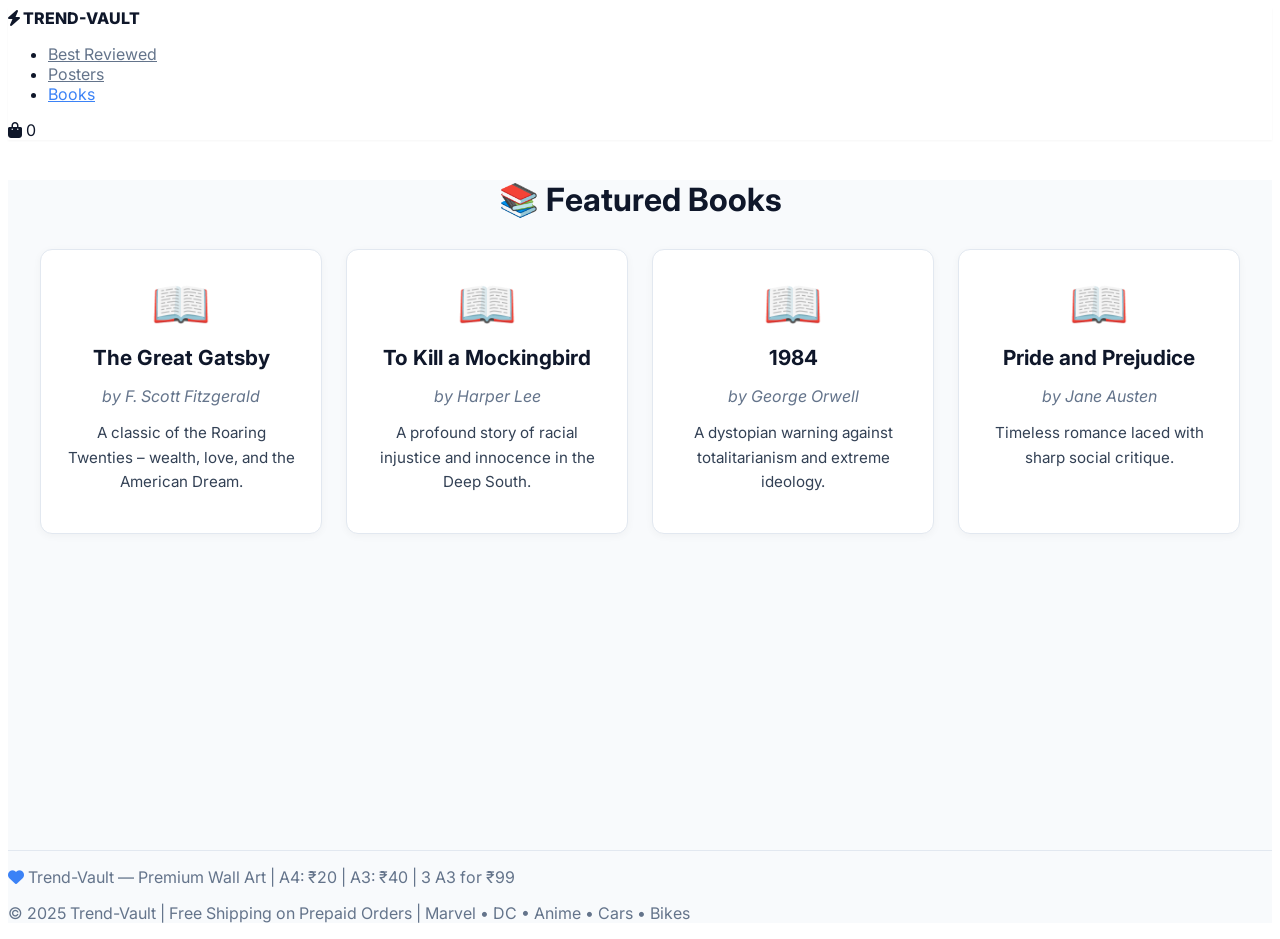
<file: books.html>
<!DOCTYPE html>
<html lang="en">
<head>
     <link rel="stylesheet" href="css/theme.css">
    <meta charset="UTF-8">
    <meta name="viewport" content="width=device-width, initial-scale=1.0">
    <title>Books | Trend Vault</title>

    <!-- Fonts & Icons -->
    <link href="https://fonts.googleapis.com/css2?family=Inter:wght@300;400;500;600;700;800&display=swap" rel="stylesheet">
    <link rel="stylesheet" href="https://cdnjs.cloudflare.com/ajax/libs/font-awesome/6.0.0-beta3/css/all.min.css">

    <!-- ONLY THEME CSS (overrides any old dark styles) -->
    <link rel="stylesheet" href="css/theme.css">

    <style>
        /* Light card grid */
        .books-grid {
            display: grid;
            grid-template-columns: repeat(auto-fit, minmax(250px, 1fr));
            gap: 24px;
            max-width: 1200px;
            margin: 30px auto;
            padding: 0 20px;
        }
        .book-card {
            background: #FFFFFF;
            border: 1px solid #E2E8F0;
            border-radius: 12px;
            padding: 24px;
            text-align: center;
            box-shadow: 0 2px 8px rgba(0,0,0,0.04);
            transition: transform 0.2s, box-shadow 0.2s;
        }
        .book-card:hover {
            transform: translateY(-4px);
            box-shadow: 0 8px 20px rgba(0,0,0,0.06);
        }
        .book-cover {
            font-size: 3rem;
            margin-bottom: 12px;
        }
        .book-card h3 {
            color: #0F172A;
            margin: 0 0 4px 0;
            font-size: 1.3rem;
        }
        .author {
            color: #64748B;
            font-style: italic;
            margin-bottom: 10px;
        }
        .description {
            color: #334155;
            font-size: 0.95rem;
            line-height: 1.6;
        }
        .books-list h2 {
            text-align: center;
            color: #0F172A;
            font-size: 2rem;
            margin-top: 40px;
        }
        /* Navbar spacing */
        main {
            background: #F8FAFC;
            min-height: 70vh;
            padding-bottom: 40px;
        }
    </style>
</head>
<body>

<!-- Navbar (light version) -->
<div class="navbar">
    <div class="nav-container">
        <div class="logo"><i class="fas fa-bolt"></i> TREND-VAULT</div>
        <ul class="nav-links">
            <li><a href="top-picks.html">Best Reviewed</a></li>
            <li><a href="index.html">Posters</a></li>
            <li><a href="books.html" class="active">Books</a></li>
        </ul>
        <div class="cart-icon" id="cartIcon">
            <i class="fas fa-shopping-bag"></i>
            <span class="cart-count" id="cartCount">0</span>
        </div>
    </div>
</div>

<main>
    <section class="books-list">
        <h2>📚 Featured Books</h2>
        <div class="books-grid">
            <div class="book-card">
                <div class="book-cover">📖</div>
                <h3>The Great Gatsby</h3>
                <p class="author">by F. Scott Fitzgerald</p>
                <p class="description">A classic of the Roaring Twenties – wealth, love, and the American Dream.</p>
            </div>
            <div class="book-card">
                <div class="book-cover">📖</div>
                <h3>To Kill a Mockingbird</h3>
                <p class="author">by Harper Lee</p>
                <p class="description">A profound story of racial injustice and innocence in the Deep South.</p>
            </div>
            <div class="book-card">
                <div class="book-cover">📖</div>
                <h3>1984</h3>
                <p class="author">by George Orwell</p>
                <p class="description">A dystopian warning against totalitarianism and extreme ideology.</p>
            </div>
            <div class="book-card">
                <div class="book-cover">📖</div>
                <h3>Pride and Prejudice</h3>
                <p class="author">by Jane Austen</p>
                <p class="description">Timeless romance laced with sharp social critique.</p>
            </div>
        </div>
    </section>
</main>

<footer>
    <div class="container">
        <p><i class="fas fa-heart" style="color:#3B82F6;"></i> Trend-Vault — Premium Wall Art | A4: ₹20 | A3: ₹40 | 3 A3 for ₹99</p>
        <p style="margin-top: 12px;">© 2025 Trend-Vault | Free Shipping on Prepaid Orders | Marvel • DC • Anime • Cars • Bikes</p>
    </div>
</footer>

<script>
    document.getElementById('cartCount').textContent = '0';
    document.getElementById('cartIcon').addEventListener('click', () => {
        alert('Cart feature is available on the Posters page.');
    });
</script>
</body>
</html>
</file>
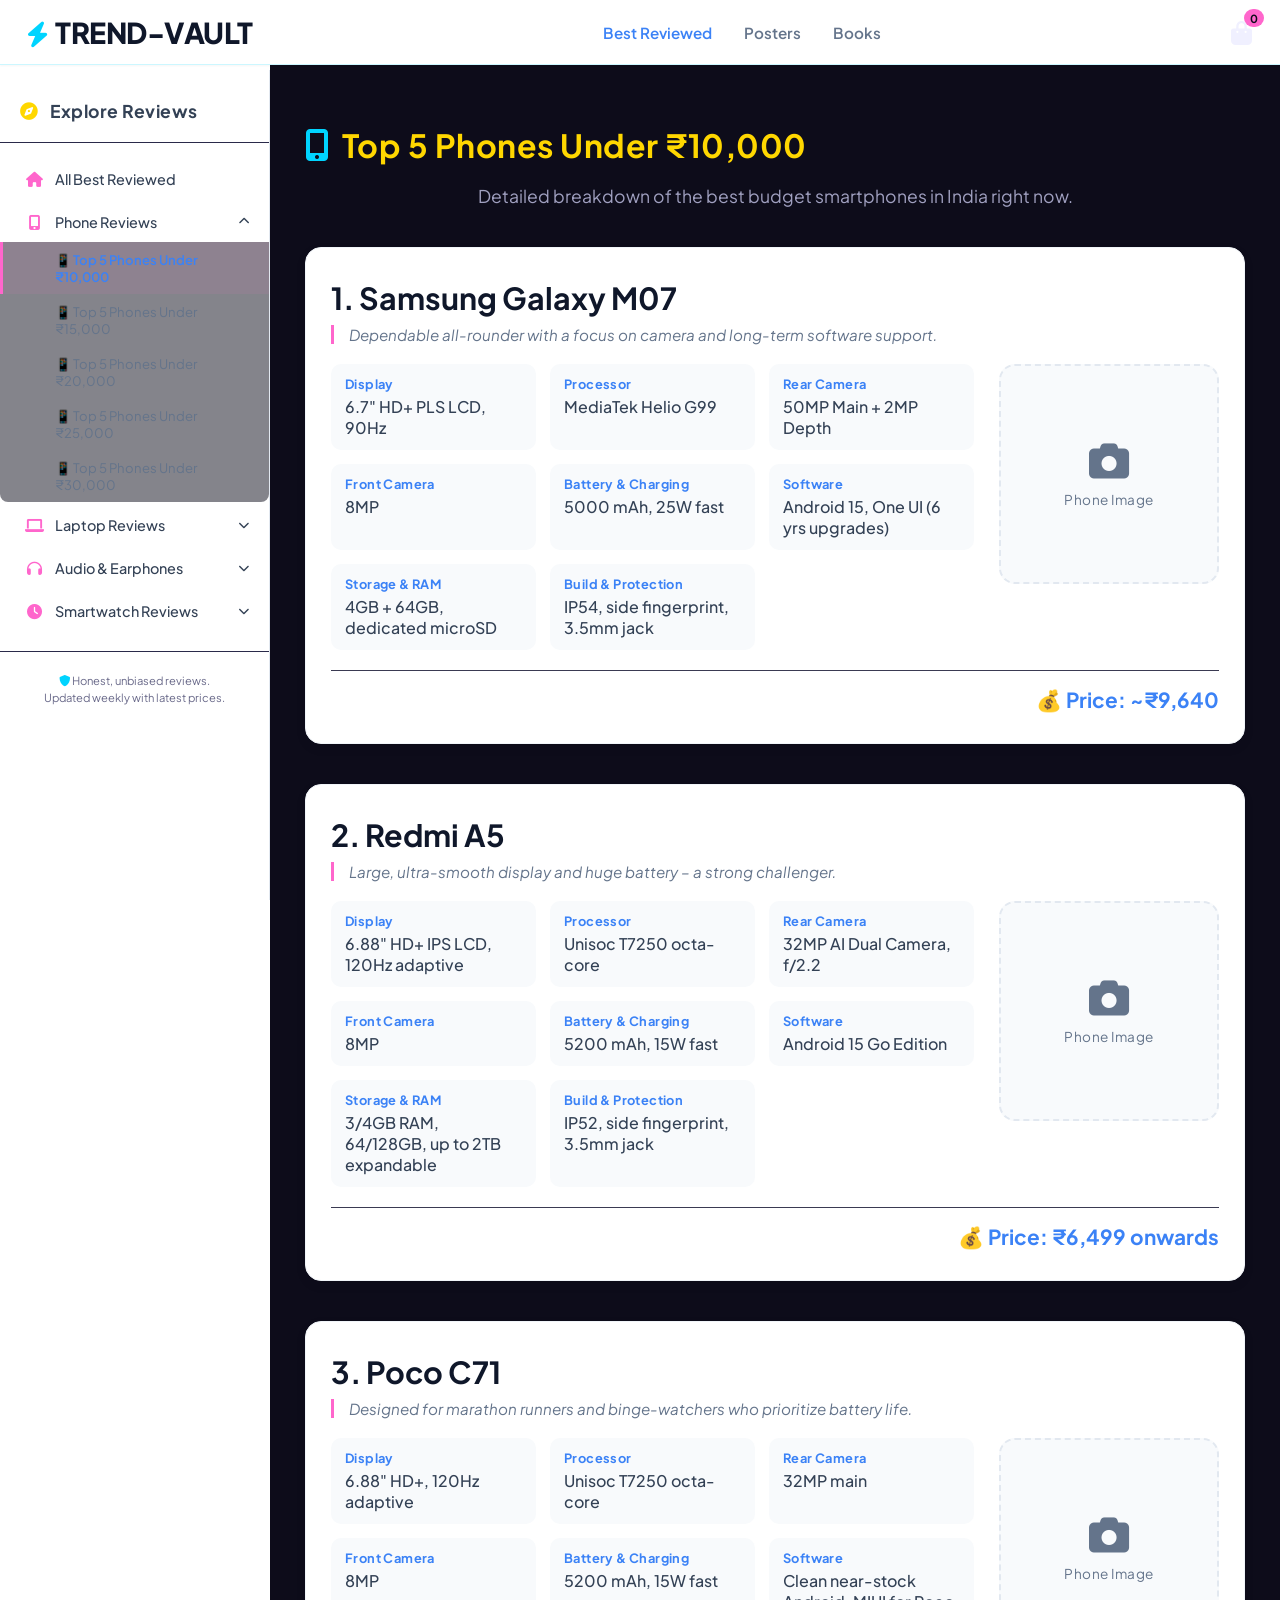
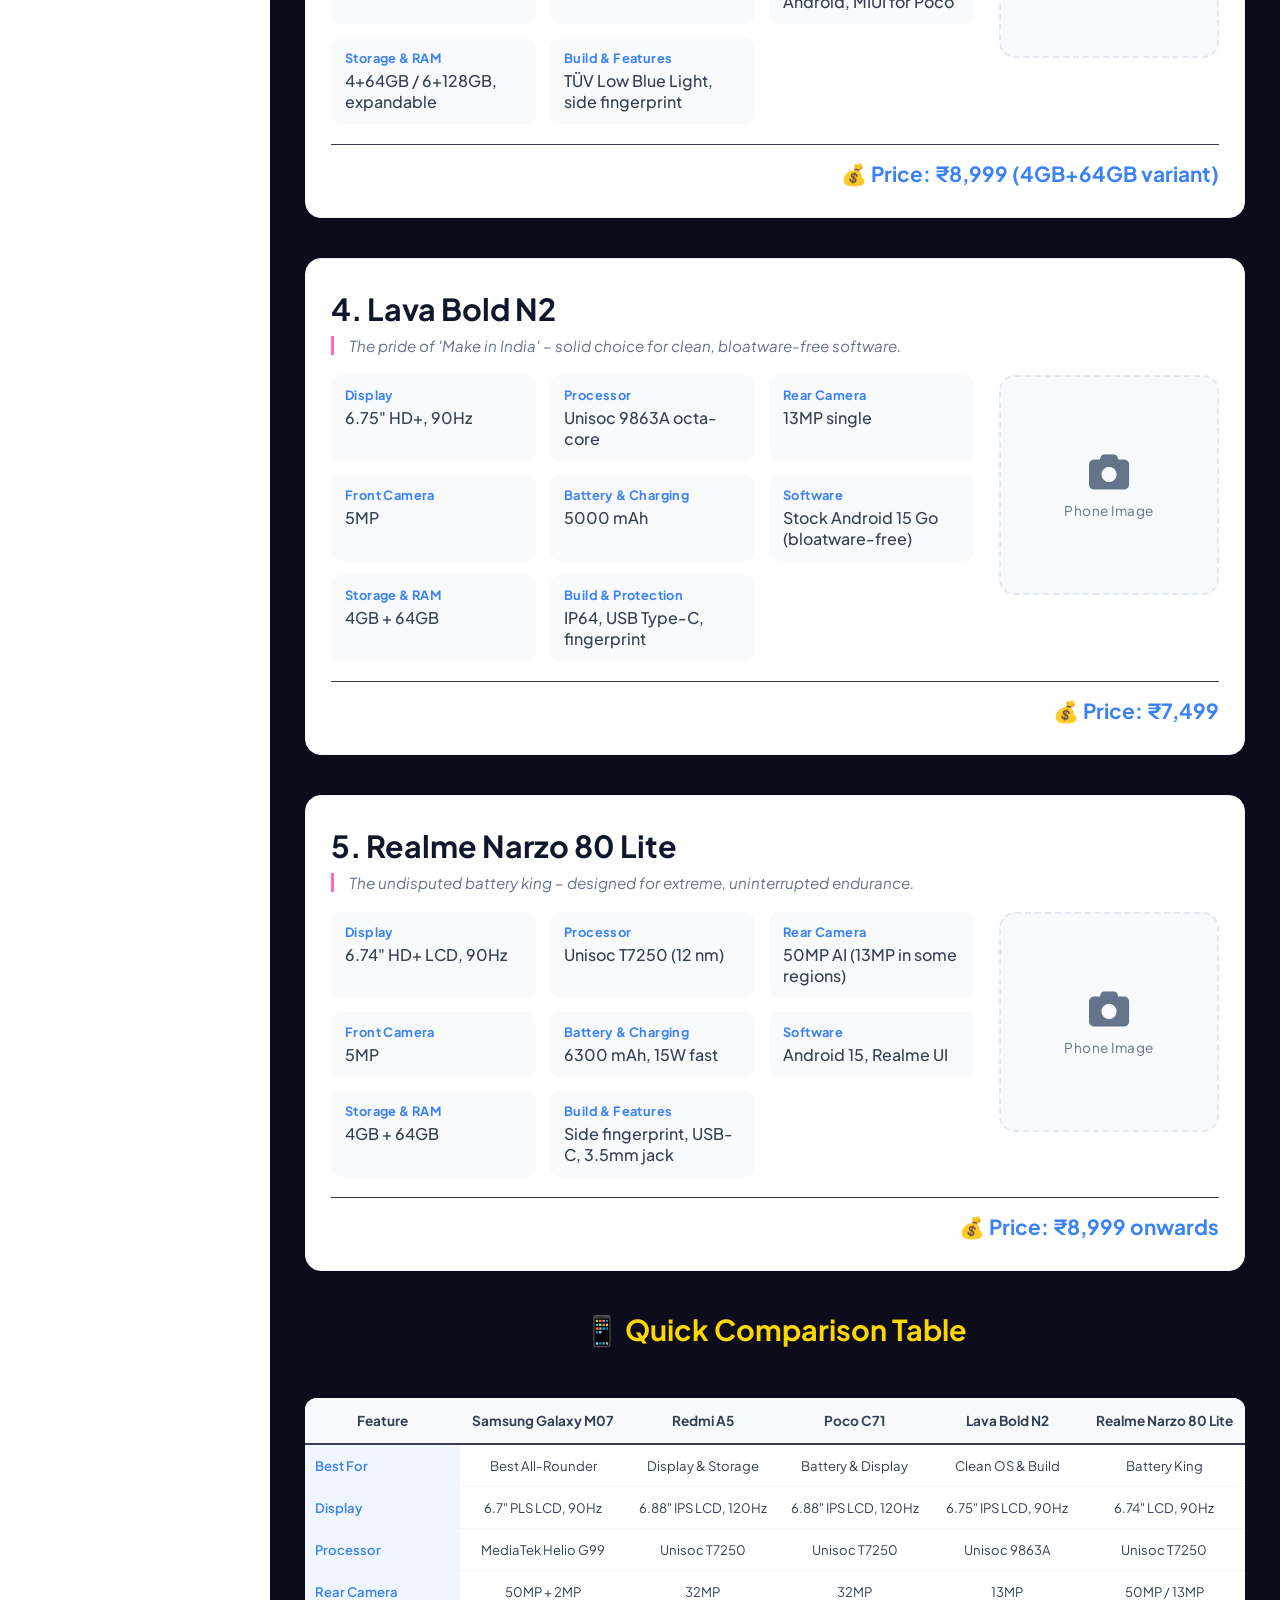
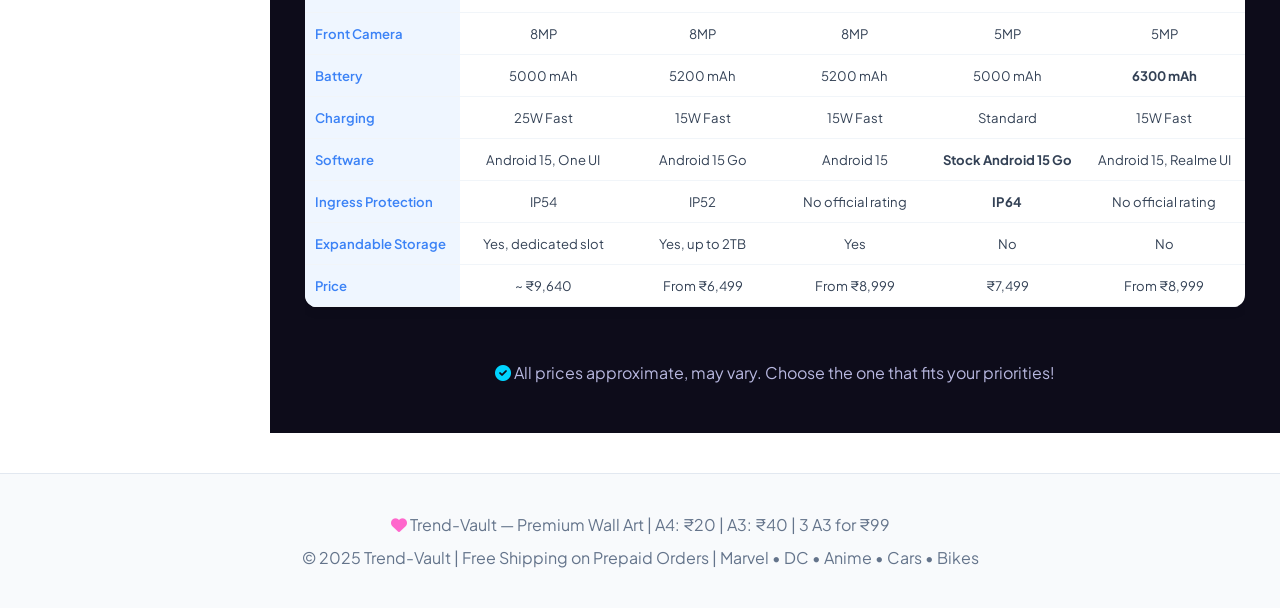
<file: phone-reviews-10000.html>
<!DOCTYPE html>
<html lang="en">
<head>
    <link rel="stylesheet" href="css/theme.css">
    <meta charset="UTF-8">
    <meta name="viewport" content="width=device-width, initial-scale=1.0, user-scalable=yes">
    <title>Top 5 Phones Under ₹10,000 | Trend Vault</title>
    <!-- Google Fonts -->
    <link href="https://fonts.googleapis.com/css2?family=Plus+Jakarta+Sans:wght@300;400;500;600;700;800&display=swap" rel="stylesheet">
    <!-- Font Awesome 6 -->
    <link rel="stylesheet" href="https://cdnjs.cloudflare.com/ajax/libs/font-awesome/6.0.0-beta3/css/all.min.css">
    <!-- Custom CSS -->
    <link rel="stylesheet" href="css/style.css">
    <link rel="stylesheet" href="css/responsive.css">

    <style>
        html { scroll-behavior: smooth; }
        body { min-height: 100vh; background: #0D0C1A; }

        .page-wrapper {
            display: flex;
            min-height: calc(100vh - 70px);
            position: relative;
        }

        /* ===== SIDEBAR ===== */
        .sidebar {
            width: 270px;
            min-width: 270px;
            background: linear-gradient(180deg, #14142B 0%, #1A1A35 50%, #0D0C1A 100%);
            border-right: 2px solid #2A2A4A;
            padding: 20px 0;
            position: fixed;
            top: 70px;
            left: 0;
            bottom: 0;
            overflow-y: auto;
            z-index: 85;
            transition: left 0.35s cubic-bezier(0.4, 0, 0.2, 1);
        }
        .sidebar::-webkit-scrollbar { width: 4px; }
        .sidebar::-webkit-scrollbar-track { background: transparent; }
        .sidebar::-webkit-scrollbar-thumb { background: #3A3A52; border-radius: 10px; }

        .sidebar-header { padding: 10px 20px 20px 20px; border-bottom: 1px solid #2A2A4A; margin-bottom: 15px; }
        .sidebar-header h3 { color: #00D4FF; font-size: 1.1rem; font-weight: 700; letter-spacing: 0.5px; }
        .sidebar-header h3 i { margin-right: 8px; color: #FFD700; }

        .sidebar-menu { list-style: none; padding: 0; margin: 0; }
        .sidebar-menu li { margin: 2px 0; }
        .sidebar-menu a {
            display: flex; align-items: center; gap: 10px;
            padding: 11px 20px; color: #B8B8E0; text-decoration: none;
            font-size: 0.9rem; font-weight: 500; transition: all 0.25s ease;
            border-left: 3px solid transparent; cursor: pointer; user-select: none;
        }
        .sidebar-menu a:hover { background: rgba(0, 212, 255, 0.06); color: #00D4FF; border-left-color: #00D4FF; }
        .sidebar-menu a i.fa-chevron-down { margin-left: auto; font-size: 0.7rem; transition: transform 0.3s ease; }
        .sidebar-menu a .menu-icon { width: 22px; text-align: center; font-size: 0.95rem; color: #FF66CC; }

        .dropdown-container {
            max-height: 0; overflow: hidden;
            transition: max-height 0.4s cubic-bezier(0.4, 0, 0.2, 1);
            background: rgba(10, 10, 25, 0.5); border-radius: 0 0 8px 8px;
        }
        .dropdown-container.open { max-height: 500px; }
        .dropdown-container a {
            padding: 9px 20px 9px 52px; font-size: 0.82rem; font-weight: 400;
            color: #A0A0C0; border-left: 3px solid transparent;
        }
        .dropdown-container a:hover { color: #FF66CC; border-left-color: #FF66CC; background: rgba(255, 102, 204, 0.05); }
        .dropdown-container a.active-sub { color: #FF66CC; font-weight: 600; border-left-color: #FF66CC; background: rgba(255, 102, 204, 0.08); }
        .dropdown-toggle.open i.fa-chevron-down { transform: rotate(180deg); }
        .sidebar-menu a.active-page { color: #00D4FF; font-weight: 700; background: rgba(0, 212, 255, 0.08); border-left-color: #00D4FF; }

        .badge-new { background: #FF66CC; color: #fff; font-size: 0.6rem; padding: 2px 7px; border-radius: 10px; margin-left: auto; font-weight: 700; letter-spacing: 0.5px; animation: pulse-badge 1.8s ease-in-out infinite; }
        @keyframes pulse-badge { 0%, 100% { opacity: 1; } 50% { opacity: 0.5; } }

        /* ===== MAIN CONTENT ===== */
        .main-content {
            flex: 1; margin-left: 270px; padding: 30px 35px 50px 35px;
            min-width: 0; background: #0D0C1A; min-height: calc(100vh - 70px);
        }

        .sidebar-toggle-btn {
            display: none; position: fixed; top: 80px; left: 15px; z-index: 100;
            background: #00D4FF; color: #0D0C1A; border: none; width: 42px; height: 42px;
            border-radius: 50%; cursor: pointer; font-size: 1.2rem;
            box-shadow: 0 4px 20px rgba(0, 212, 255, 0.35); transition: all 0.3s ease;
        }
        .sidebar-toggle-btn:hover { background: #FF66CC; box-shadow: 0 4px 20px rgba(255, 102, 204, 0.4); transform: scale(1.05); }
        .sidebar-overlay {
            display: none; position: fixed; inset: 0; background: rgba(0, 0, 0, 0.6);
            z-index: 84; opacity: 0; transition: opacity 0.3s ease; pointer-events: none;
        }
        .sidebar-overlay.active { display: block; opacity: 1; pointer-events: auto; }

        @media (max-width: 1024px) {
            .sidebar { left: -290px; z-index: 95; box-shadow: 5px 0 30px rgba(0, 0, 0, 0.5); }
            .sidebar.open { left: 0; }
            .sidebar-toggle-btn { display: flex; align-items: center; justify-content: center; }
            .main-content { margin-left: 0; padding: 20px 15px 40px 15px; }
        }
        @media (max-width: 600px) {
            .sidebar { width: 260px; min-width: 260px; left: -270px; }
            .sidebar.open { left: 0; }
            .main-content { padding: 15px 10px 30px 10px; }
            .sidebar-toggle-btn { top: 75px; left: 10px; width: 36px; height: 36px; font-size: 1rem; }
        }

        /* ===== PHONE CARD ===== */
        .phone-card {
            background: linear-gradient(135deg, #1F1F37, #2A2A4A);
            padding: 30px 25px; border-radius: 16px; border: 1px solid #3A3A52;
            margin-bottom: 40px; transition: transform 0.2s, box-shadow 0.2s;
        }
        .phone-card:hover { transform: translateY(-3px); box-shadow: 0 12px 28px rgba(0, 212, 255, 0.1); border-color: #00D4FF; }
        .phone-card h2 { color: #00D4FF; font-size: 1.9rem; margin: 0 0 8px 0; }
        .phone-card .tagline { color: #A0A0C0; font-style: italic; margin-bottom: 20px; font-size: 0.95rem; border-left: 3px solid #FF66CC; padding-left: 15px; }

        /* two-column layout */
        .phone-card-content {
            display: flex; flex-wrap: wrap; gap: 25px; align-items: flex-start;
        }
        .phone-specs { flex: 1 1 60%; min-width: 260px; }
        .phone-image-placeholder {
            flex: 0 0 220px; min-height: 220px;
            background: rgba(255, 255, 255, 0.02); border: 2px dashed #3A3A52;
            border-radius: 16px; display: flex; flex-direction: column;
            align-items: center; justify-content: center; gap: 10px;
            color: #6A6A8A; transition: 0.2s;
        }
        .phone-image-placeholder:hover { border-color: #FF66CC; color: #FF66CC; }
        .phone-image-placeholder i { font-size: 2.5rem; }
        .phone-image-placeholder span { font-size: 0.85rem; letter-spacing: 0.5px; }

        .specs-grid {
            display: grid;
            grid-template-columns: repeat(auto-fit, minmax(170px, 1fr));
            gap: 14px; margin-bottom: 0;
        }
        .spec-item { background: rgba(13, 12, 26, 0.6); padding: 12px 14px; border-radius: 10px; }
        .spec-item strong { color: #FF66CC; display: block; font-size: 0.8rem; letter-spacing: 0.4px; margin-bottom: 4px; }
        .spec-item span { color: #E0E0FF; font-weight: 500; }

        .price-tag {
            color: #FFD966; font-weight: 700; font-size: 1.3rem;
            margin-top: 20px; text-align: right; border-top: 1px solid #3A3A52;
            padding-top: 15px; clear: both;
        }

        /* Comparison Table */
        .comparison-table {
            width: 100%; border-collapse: collapse; margin: 30px 0 40px;
            background: #1A1A35; border-radius: 12px; overflow: hidden; box-shadow: 0 8px 24px rgba(0,0,0,0.5);
        }
        .comparison-table th {
            background: #2A2A4A; color: #FF66CC; padding: 14px 10px; font-size: 0.85rem;
            text-align: center; border-bottom: 2px solid #3A3A52;
        }
        .comparison-table td {
            padding: 12px 10px; color: #D0D0F0; text-align: center; border-bottom: 1px solid #2A2A4A; font-size: 0.82rem;
        }
        .comparison-table tr:last-child td { border-bottom: none; }
        .comparison-table td:first-child { text-align: left; font-weight: 600; color: #00D4FF; background: rgba(0,212,255,0.05); }

        .section-title { font-size: 2rem; color: #FFD700; margin: 30px 0 20px; text-align: center; letter-spacing: 0.5px; }
    </style>
</head>
<body>

<!-- Navbar -->
<div class="navbar">
    <div class="nav-container">
        <div class="logo"><i class="fas fa-bolt"></i> TREND-VAULT</div>
        <ul class="nav-links">
            <li><a href="top-picks.html" class="active">Best Reviewed</a></li>
            <li><a href="index.html">Posters</a></li>
            <li><a href="books.html">Books</a></li>
        </ul>
        <div class="cart-icon" id="cartIcon">
            <i class="fas fa-shopping-bag"></i>
            <span class="cart-count" id="cartCount">0</span>
        </div>
    </div>
</div>

<!-- Mobile Sidebar Toggle -->
<button class="sidebar-toggle-btn" id="sidebarToggleBtn" aria-label="Toggle Sidebar"><i class="fas fa-bars"></i></button>
<div class="sidebar-overlay" id="sidebarOverlay"></div>

<!-- Page Wrapper -->
<div class="page-wrapper">

    <!-- Left Sidebar -->
    <aside class="sidebar" id="sidebar">
        <div class="sidebar-header"><h3><i class="fas fa-compass"></i> Explore Reviews</h3></div>
        <ul class="sidebar-menu">
            <li><a href="top-picks.html"><span class="menu-icon"><i class="fas fa-home"></i></span> All Best Reviewed</a></li>
            <li>
                <a class="dropdown-toggle open" id="phoneDropdownToggle"><span class="menu-icon"><i class="fas fa-mobile-alt"></i></span> Phone Reviews <i class="fas fa-chevron-down"></i></a>
                <div class="dropdown-container open" id="phoneDropdown">
                    <a href="phone-reviews-10000.html" class="active-sub">📱 Top 5 Phones Under ₹10,000</a>
                    <a href="phone-reviews-15000.html">📱 Top 5 Phones Under ₹15,000</a>
                    <a href="phone-reviews-20000.html">📱 Top 5 Phones Under ₹20,000</a>
                    <a href="phone-reviews-25000.html">📱 Top 5 Phones Under ₹25,000</a>
                    <a href="phone-reviews-30000.html">📱 Top 5 Phones Under ₹30,000</a>
                </div>
            </li>
            <li>
                <a class="dropdown-toggle" id="laptopDropdownToggle"><span class="menu-icon"><i class="fas fa-laptop"></i></span> Laptop Reviews <i class="fas fa-chevron-down"></i></a>
                <div class="dropdown-container" id="laptopDropdown">
                    <a href="#">💻 Under ₹30,000</a><a href="#">💻 Under ₹50,000</a><a href="#">💻 Under ₹80,000</a>
                </div>
            </li>
            <li>
                <a class="dropdown-toggle" id="earphoneDropdownToggle"><span class="menu-icon"><i class="fas fa-headphones"></i></span> Audio & Earphones <i class="fas fa-chevron-down"></i></a>
                <div class="dropdown-container" id="earphoneDropdown">
                    <a href="#">🎧 Best TWS Under ₹2,000</a><a href="#">🎧 Best Neckbands Under ₹1,500</a><a href="#">🎧 Best Wired Earphones</a>
                </div>
            </li>
            <li>
                <a class="dropdown-toggle" id="watchDropdownToggle"><span class="menu-icon"><i class="fas fa-clock"></i></span> Smartwatch Reviews <i class="fas fa-chevron-down"></i></a>
                <div class="dropdown-container" id="watchDropdown">
                    <a href="#">⌚ Under ₹3,000</a><a href="#">⌚ Under ₹5,000</a><a href="#">⌚ Premium Picks</a>
                </div>
            </li>
        </ul>
        <div style="padding: 20px; margin-top: 20px; border-top: 1px solid #2A2A4A;">
            <p style="color: #6A6A8A; font-size: 0.7rem; text-align: center; line-height: 1.5;">
                <i class="fas fa-shield-alt" style="color: #00D4FF;"></i> Honest, unbiased reviews.<br>Updated weekly with latest prices.
            </p>
        </div>
    </aside>

    <!-- Main Content -->
    <div class="main-content" id="mainContent">
        <h2 class="section-title"><i class="fas fa-mobile-alt" style="color:#00D4FF;"></i> Top 5 Phones Under ₹10,000</h2>
        <p style="text-align: center; color: #A0A0C0; margin-bottom: 40px; font-size: 1.1rem;">Detailed breakdown of the best budget smartphones in India right now.</p>

        <!-- Phone 1: Samsung Galaxy M07 -->
        <div class="phone-card">
            <h2>1. Samsung Galaxy M07</h2>
            <p class="tagline">Dependable all-rounder with a focus on camera and long-term software support.</p>
            <div class="phone-card-content">
                <div class="phone-specs">
                    <div class="specs-grid">
                        <div class="spec-item"><strong>Display</strong><span>6.7" HD+ PLS LCD, 90Hz</span></div>
                        <div class="spec-item"><strong>Processor</strong><span>MediaTek Helio G99</span></div>
                        <div class="spec-item"><strong>Rear Camera</strong><span>50MP Main + 2MP Depth</span></div>
                        <div class="spec-item"><strong>Front Camera</strong><span>8MP</span></div>
                        <div class="spec-item"><strong>Battery & Charging</strong><span>5000 mAh, 25W fast</span></div>
                        <div class="spec-item"><strong>Software</strong><span>Android 15, One UI (6 yrs upgrades)</span></div>
                        <div class="spec-item"><strong>Storage & RAM</strong><span>4GB + 64GB, dedicated microSD</span></div>
                        <div class="spec-item"><strong>Build & Protection</strong><span>IP54, side fingerprint, 3.5mm jack</span></div>
                    </div>
                </div>
                <div class="phone-image-placeholder">
                    <i class="fas fa-camera"></i>
                    <span>Phone Image</span>
                </div>
            </div>
            <div class="price-tag">💰 Price: ~₹9,640</div>
        </div>

        <!-- Phone 2: Redmi A5 -->
        <div class="phone-card">
            <h2>2. Redmi A5</h2>
            <p class="tagline">Large, ultra-smooth display and huge battery – a strong challenger.</p>
            <div class="phone-card-content">
                <div class="phone-specs">
                    <div class="specs-grid">
                        <div class="spec-item"><strong>Display</strong><span>6.88" HD+ IPS LCD, 120Hz adaptive</span></div>
                        <div class="spec-item"><strong>Processor</strong><span>Unisoc T7250 octa-core</span></div>
                        <div class="spec-item"><strong>Rear Camera</strong><span>32MP AI Dual Camera, f/2.2</span></div>
                        <div class="spec-item"><strong>Front Camera</strong><span>8MP</span></div>
                        <div class="spec-item"><strong>Battery & Charging</strong><span>5200 mAh, 15W fast</span></div>
                        <div class="spec-item"><strong>Software</strong><span>Android 15 Go Edition</span></div>
                        <div class="spec-item"><strong>Storage & RAM</strong><span>3/4GB RAM, 64/128GB, up to 2TB expandable</span></div>
                        <div class="spec-item"><strong>Build & Protection</strong><span>IP52, side fingerprint, 3.5mm jack</span></div>
                    </div>
                </div>
                <div class="phone-image-placeholder">
                    <i class="fas fa-camera"></i>
                    <span>Phone Image</span>
                </div>
            </div>
            <div class="price-tag">💰 Price: ₹6,499 onwards</div>
        </div>

        <!-- Phone 3: Poco C71 -->
        <div class="phone-card">
            <h2>3. Poco C71</h2>
            <p class="tagline">Designed for marathon runners and binge-watchers who prioritize battery life.</p>
            <div class="phone-card-content">
                <div class="phone-specs">
                    <div class="specs-grid">
                        <div class="spec-item"><strong>Display</strong><span>6.88" HD+, 120Hz adaptive</span></div>
                        <div class="spec-item"><strong>Processor</strong><span>Unisoc T7250 octa-core</span></div>
                        <div class="spec-item"><strong>Rear Camera</strong><span>32MP main</span></div>
                        <div class="spec-item"><strong>Front Camera</strong><span>8MP</span></div>
                        <div class="spec-item"><strong>Battery & Charging</strong><span>5200 mAh, 15W fast</span></div>
                        <div class="spec-item"><strong>Software</strong><span>Clean near-stock Android, MIUI for Poco</span></div>
                        <div class="spec-item"><strong>Storage & RAM</strong><span>4+64GB / 6+128GB, expandable</span></div>
                        <div class="spec-item"><strong>Build & Features</strong><span>TÜV Low Blue Light, side fingerprint</span></div>
                    </div>
                </div>
                <div class="phone-image-placeholder">
                    <i class="fas fa-camera"></i>
                    <span>Phone Image</span>
                </div>
            </div>
            <div class="price-tag">💰 Price: ₹8,999 (4GB+64GB variant)</div>
        </div>

        <!-- Phone 4: Lava Bold N2 -->
        <div class="phone-card">
            <h2>4. Lava Bold N2</h2>
            <p class="tagline">The pride of 'Make in India' – solid choice for clean, bloatware‑free software.</p>
            <div class="phone-card-content">
                <div class="phone-specs">
                    <div class="specs-grid">
                        <div class="spec-item"><strong>Display</strong><span>6.75" HD+, 90Hz</span></div>
                        <div class="spec-item"><strong>Processor</strong><span>Unisoc 9863A octa-core</span></div>
                        <div class="spec-item"><strong>Rear Camera</strong><span>13MP single</span></div>
                        <div class="spec-item"><strong>Front Camera</strong><span>5MP</span></div>
                        <div class="spec-item"><strong>Battery & Charging</strong><span>5000 mAh</span></div>
                        <div class="spec-item"><strong>Software</strong><span>Stock Android 15 Go (bloatware‑free)</span></div>
                        <div class="spec-item"><strong>Storage & RAM</strong><span>4GB + 64GB</span></div>
                        <div class="spec-item"><strong>Build & Protection</strong><span>IP64, USB Type-C, fingerprint</span></div>
                    </div>
                </div>
                <div class="phone-image-placeholder">
                    <i class="fas fa-camera"></i>
                    <span>Phone Image</span>
                </div>
            </div>
            <div class="price-tag">💰 Price: ₹7,499</div>
        </div>

        <!-- Phone 5: Realme Narzo 80 Lite -->
        <div class="phone-card">
            <h2>5. Realme Narzo 80 Lite</h2>
            <p class="tagline">The undisputed battery king – designed for extreme, uninterrupted endurance.</p>
            <div class="phone-card-content">
                <div class="phone-specs">
                    <div class="specs-grid">
                        <div class="spec-item"><strong>Display</strong><span>6.74" HD+ LCD, 90Hz</span></div>
                        <div class="spec-item"><strong>Processor</strong><span>Unisoc T7250 (12 nm)</span></div>
                        <div class="spec-item"><strong>Rear Camera</strong><span>50MP AI (13MP in some regions)</span></div>
                        <div class="spec-item"><strong>Front Camera</strong><span>5MP</span></div>
                        <div class="spec-item"><strong>Battery & Charging</strong><span>6300 mAh, 15W fast</span></div>
                        <div class="spec-item"><strong>Software</strong><span>Android 15, Realme UI</span></div>
                        <div class="spec-item"><strong>Storage & RAM</strong><span>4GB + 64GB</span></div>
                        <div class="spec-item"><strong>Build & Features</strong><span>Side fingerprint, USB-C, 3.5mm jack</span></div>
                    </div>
                </div>
                <div class="phone-image-placeholder">
                    <i class="fas fa-camera"></i>
                    <span>Phone Image</span>
                </div>
            </div>
            <div class="price-tag">💰 Price: ₹8,999 onwards</div>
        </div>

        <!-- Quick Comparison Table -->
        <h3 style="color: #FFD700; margin: 40px 0 20px; font-size: 1.8rem; text-align: center;">📱 Quick Comparison Table</h3>
        <div style="overflow-x: auto;">
            <table class="comparison-table">
                <thead>
                    <tr>
                        <th>Feature</th><th>Samsung Galaxy M07</th><th>Redmi A5</th><th>Poco C71</th><th>Lava Bold N2</th><th>Realme Narzo 80 Lite</th>
                    </tr>
                </thead>
                <tbody>
                    <tr><td>Best For</td><td>Best All-Rounder</td><td>Display & Storage</td><td>Battery & Display</td><td>Clean OS & Build</td><td>Battery King</td></tr>
                    <tr><td>Display</td><td>6.7" PLS LCD, 90Hz</td><td>6.88" IPS LCD, 120Hz</td><td>6.88" IPS LCD, 120Hz</td><td>6.75" IPS LCD, 90Hz</td><td>6.74" LCD, 90Hz</td></tr>
                    <tr><td>Processor</td><td>MediaTek Helio G99</td><td>Unisoc T7250</td><td>Unisoc T7250</td><td>Unisoc 9863A</td><td>Unisoc T7250</td></tr>
                    <tr><td>Rear Camera</td><td>50MP + 2MP</td><td>32MP</td><td>32MP</td><td>13MP</td><td>50MP / 13MP</td></tr>
                    <tr><td>Front Camera</td><td>8MP</td><td>8MP</td><td>8MP</td><td>5MP</td><td>5MP</td></tr>
                    <tr><td>Battery</td><td>5000 mAh</td><td>5200 mAh</td><td>5200 mAh</td><td>5000 mAh</td><td><strong>6300 mAh</strong></td></tr>
                    <tr><td>Charging</td><td>25W Fast</td><td>15W Fast</td><td>15W Fast</td><td>Standard</td><td>15W Fast</td></tr>
                    <tr><td>Software</td><td>Android 15, One UI</td><td>Android 15 Go</td><td>Android 15</td><td><strong>Stock Android 15 Go</strong></td><td>Android 15, Realme UI</td></tr>
                    <tr><td>Ingress Protection</td><td>IP54</td><td>IP52</td><td>No official rating</td><td><strong>IP64</strong></td><td>No official rating</td></tr>
                    <tr><td>Expandable Storage</td><td>Yes, dedicated slot</td><td>Yes, up to 2TB</td><td>Yes</td><td>No</td><td>No</td></tr>
                    <tr><td>Price</td><td>~ ₹9,640</td><td>From ₹6,499</td><td>From ₹8,999</td><td>₹7,499</td><td>From ₹8,999</td></tr>
                </tbody>
            </table>
        </div>
        <p style="text-align: center; color: #B8B8E0; margin-top: 15px;">
            <i class="fas fa-check-circle" style="color:#00D4FF;"></i> All prices approximate, may vary. Choose the one that fits your priorities!
        </p>
    </div>
</div>

<!-- Footer -->
<footer>
    <div class="container">
        <p><i class="fas fa-heart" style="color:#FF66CC;"></i> Trend-Vault — Premium Wall Art | A4: ₹20 | A3: ₹40 | 3 A3 for ₹99</p>
        <p style="margin-top: 12px;">© 2025 Trend-Vault | Free Shipping on Prepaid Orders | Marvel • DC • Anime • Cars • Bikes</p>
    </div>
</footer>

<!-- Scripts -->
<script>
    const sidebar = document.getElementById('sidebar');
    const overlay = document.getElementById('sidebarOverlay');
    const toggleBtn = document.getElementById('sidebarToggleBtn');

    function openSidebar() { sidebar.classList.add('open'); overlay.classList.add('active'); document.body.style.overflow = 'hidden'; }
    function closeSidebar() { sidebar.classList.remove('open'); overlay.classList.remove('active'); document.body.style.overflow = ''; }
    toggleBtn?.addEventListener('click', () => sidebar.classList.contains('open') ? closeSidebar() : openSidebar());
    overlay?.addEventListener('click', closeSidebar);
    window.addEventListener('resize', () => { if (window.innerWidth > 1024) closeSidebar(); });

    const dropdownConfigs = [
        { toggleId: 'phoneDropdownToggle', containerId: 'phoneDropdown' },
        { toggleId: 'laptopDropdownToggle', containerId: 'laptopDropdown' },
        { toggleId: 'earphoneDropdownToggle', containerId: 'earphoneDropdown' },
        { toggleId: 'watchDropdownToggle', containerId: 'watchDropdown' }
    ];
    dropdownConfigs.forEach(config => {
        const toggle = document.getElementById(config.toggleId);
        const container = document.getElementById(config.containerId);
        if (toggle && container) {
            toggle.addEventListener('click', function(e) {
                e.preventDefault();
                dropdownConfigs.forEach(other => {
                    if (other.containerId !== config.containerId) {
                        const otherContainer = document.getElementById(other.containerId);
                        const otherToggle = document.getElementById(other.toggleId);
                        if (otherContainer?.classList.contains('open')) {
                            otherContainer.classList.remove('open');
                            otherToggle?.classList.remove('open');
                        }
                    }
                });
                container.classList.toggle('open');
                toggle.classList.toggle('open');
            });
        }
    });

    document.getElementById('cartIcon').addEventListener('click', () => alert('Cart feature is available on the Posters page.'));
    document.getElementById('cartCount').textContent = '0';

    window.addEventListener('load', () => {
        const main = document.getElementById('mainContent');
        if (main && window.innerWidth <= 1024) {
            setTimeout(() => main.scrollIntoView({ behavior: 'smooth', block: 'start' }), 200);
        }
    });
</script>
</body>
</html>
</file>
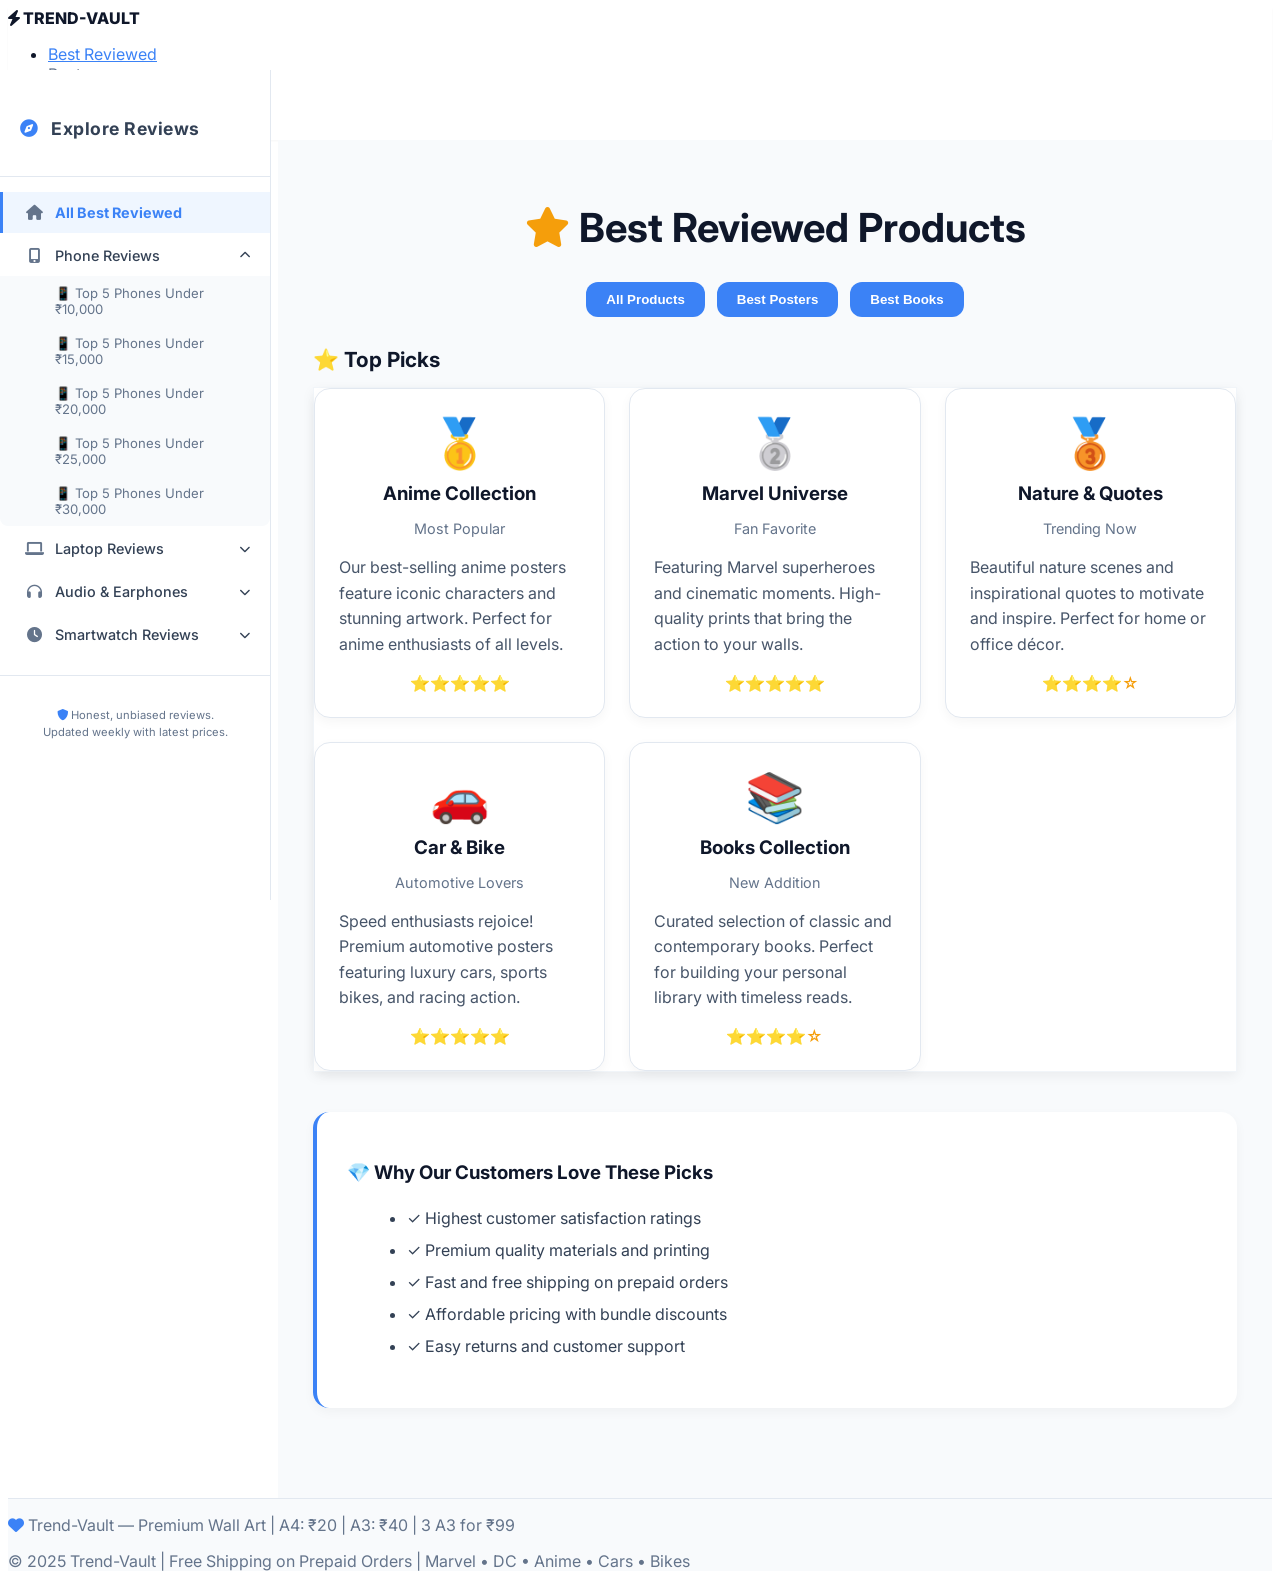
<file: top-picks.html>
<!DOCTYPE html>
<html lang="en">
<head>
    <meta charset="UTF-8">
    <meta name="viewport" content="width=device-width, initial-scale=1.0, user-scalable=yes">
    <title>Best Reviewed | Trend Vault</title>

    <!-- Fonts -->
    <link href="https://fonts.googleapis.com/css2?family=Inter:wght@300;400;500;600;700;800&display=swap" rel="stylesheet">
    <!-- Font Awesome -->
    <link rel="stylesheet" href="https://cdnjs.cloudflare.com/ajax/libs/font-awesome/6.0.0-beta3/css/all.min.css">

    <!-- ONLY THEME CSS – no old dark style references -->
    <link rel="stylesheet" href="css/theme.css">

    <style>
        /* ========== LAYOUT & LIGHT-THEME TWEAKS ========== */
        html { scroll-behavior: smooth; }
        body { min-height: 100vh; background: #FFFFFF; } /* fallback, theme.css overrides */

        .page-wrapper {
            display: flex;
            min-height: calc(100vh - 70px);
            position: relative;
        }

        /* ---------- SIDEBAR (light version) ---------- */
        .sidebar {
            width: 270px;
            min-width: 270px;
            background: #FFFFFF;
            border-right: 1px solid #E2E8F0;
            padding: 20px 0;
            position: fixed;
            top: 70px;
            left: 0;
            bottom: 0;
            overflow-y: auto;
            z-index: 85;
            transition: left 0.35s cubic-bezier(0.4, 0, 0.2, 1);
        }
        .sidebar::-webkit-scrollbar { width: 4px; }
        .sidebar::-webkit-scrollbar-track { background: transparent; }
        .sidebar::-webkit-scrollbar-thumb { background: #CBD5E1; border-radius: 10px; }

        .sidebar-header {
            padding: 10px 20px 20px 20px;
            border-bottom: 1px solid #E2E8F0;
            margin-bottom: 15px;
        }
        .sidebar-header h3 {
            color: #0F172A;
            font-size: 1.1rem;
            font-weight: 700;
            letter-spacing: 0.5px;
        }
        .sidebar-header h3 i { margin-right: 8px; color: #3B82F6; }

        .sidebar-menu { list-style: none; padding: 0; margin: 0; }
        .sidebar-menu li { margin: 2px 0; }
        .sidebar-menu a {
            display: flex; align-items: center; gap: 10px;
            padding: 11px 20px; color: #475569; text-decoration: none;
            font-size: 0.9rem; font-weight: 500; transition: all 0.25s ease;
            border-left: 3px solid transparent; cursor: pointer; user-select: none;
        }
        .sidebar-menu a:hover {
            background: #EFF6FF; color: #3B82F6; border-left-color: #3B82F6;
        }
        .sidebar-menu a i.fa-chevron-down {
            margin-left: auto; font-size: 0.7rem; transition: transform 0.3s ease;
        }
        .sidebar-menu a .menu-icon {
            width: 22px; text-align: center; font-size: 0.95rem; color: #64748B;
        }

        .dropdown-container {
            max-height: 0; overflow: hidden;
            transition: max-height 0.4s cubic-bezier(0.4, 0, 0.2, 1);
            background: #F8FAFC; border-radius: 0 0 8px 8px;
        }
        .dropdown-container.open { max-height: 500px; }
        .dropdown-container a {
            padding: 9px 20px 9px 52px; font-size: 0.82rem; font-weight: 400;
            color: #475569; border-left: 3px solid transparent;
        }
        .dropdown-container a:hover {
            color: #3B82F6; border-left-color: #3B82F6; background: rgba(59, 130, 246, 0.05);
        }
        .dropdown-container a.active-sub {
            color: #3B82F6; font-weight: 600; border-left-color: #3B82F6;
            background: rgba(59, 130, 246, 0.08);
        }
        .dropdown-toggle.open i.fa-chevron-down { transform: rotate(180deg); }

        .sidebar-menu a.active-page {
            color: #3B82F6; font-weight: 700; background: #EFF6FF; border-left-color: #3B82F6;
        }

        .badge-new {
            background: #3B82F6; color: #fff; font-size: 0.6rem; padding: 2px 7px;
            border-radius: 10px; margin-left: auto; font-weight: 700; letter-spacing: 0.5px;
            animation: pulse-badge 1.8s ease-in-out infinite;
        }
        @keyframes pulse-badge {
            0%, 100% { opacity: 1; }
            50% { opacity: 0.5; }
        }

        /* ---------- MAIN CONTENT ---------- */
        .main-content {
            flex: 1; margin-left: 270px; padding: 30px 35px 50px 35px;
            min-width: 0; background: #F8FAFC; min-height: calc(100vh - 70px);
        }

        /* ---------- MOBILE TOGGLE ---------- */
        .sidebar-toggle-btn {
            display: none; position: fixed; top: 80px; left: 15px; z-index: 100;
            background: #3B82F6; color: #FFFFFF; border: none; width: 42px; height: 42px;
            border-radius: 50%; cursor: pointer; font-size: 1.2rem;
            box-shadow: 0 4px 12px rgba(59, 130, 246, 0.25); transition: all 0.3s ease;
        }
        .sidebar-toggle-btn:hover { background: #2563EB; transform: scale(1.05); }

        .sidebar-overlay {
            display: none; position: fixed; inset: 0; background: rgba(0, 0, 0, 0.3);
            z-index: 84; opacity: 0; transition: opacity 0.3s ease; pointer-events: none;
        }
        .sidebar-overlay.active { display: block; opacity: 1; pointer-events: auto; }

        @media (max-width: 1024px) {
            .sidebar { left: -290px; z-index: 95; box-shadow: 5px 0 30px rgba(0,0,0,0.1); }
            .sidebar.open { left: 0; }
            .sidebar-toggle-btn { display: flex; align-items: center; justify-content: center; }
            .main-content { margin-left: 0; padding: 20px 15px 40px 15px; }
        }
        @media (max-width: 600px) {
            .sidebar { width: 260px; min-width: 260px; left: -270px; }
            .sidebar.open { left: 0; }
            .main-content { padding: 15px 10px 30px 10px; }
            .sidebar-toggle-btn { top: 75px; left: 10px; width: 36px; height: 36px; font-size: 1rem; }
        }

        .sidebar-footer-note {
            padding: 20px; margin-top: 20px; border-top: 1px solid #E2E8F0;
        }
        .sidebar-footer-note p { color: #64748B; font-size: 0.7rem; text-align: center; line-height: 1.5; }

        /* Card styles (light) */
        .review-card {
            background: #FFFFFF;
            padding: 24px;
            border-radius: 16px;
            border: 1px solid #E2E8F0;
            box-shadow: 0 4px 12px rgba(0,0,0,0.04);
            transition: transform 0.2s, box-shadow 0.2s;
        }
        .review-card:hover { transform: translateY(-4px); box-shadow: 0 12px 24px rgba(0,0,0,0.06); }
        .review-card h3 { color: #0F172A; margin: 10px 0 5px 0; }
        .review-card p { color: #475569; margin: 12px 0; line-height: 1.6; }
        .review-card .stars { color: #F59E0B; font-weight: 600; font-size: 1rem; }
        .section-heading { text-align: center; color: #0F172A; margin-bottom: 30px; font-size: 2.5rem; }
        .sub-heading { color: #3B82F6; margin: 20px 0 15px 0; font-size: 1.3rem; }
        .why-choose {
            background: #FFFFFF; padding: 30px; border-radius: 16px;
            border-left: 4px solid #3B82F6; margin-bottom: 40px;
            box-shadow: 0 4px 12px rgba(0,0,0,0.04);
        }
        .why-choose h3 { color: #0F172A; }
        .why-choose ul { color: #334155; line-height: 2; margin-left: 20px; }

        /* category tabs */
        .category-tab {
            padding: 10px 20px;
            border: 1px solid #CBD5E1;
            background: transparent;
            color: #475569;
            border-radius: 20px;
            cursor: pointer;
            font-weight: 600;
            transition: 0.3s;
        }
        .category-tab.active {
            border-color: #3B82F6;
            background: #3B82F6;
            color: #FFFFFF;
        }
    </style>
</head>
<body>

<!-- Navbar (theme.css handles the light look) -->
<div class="navbar">
    <div class="nav-container">
        <div class="logo"><i class="fas fa-bolt"></i> TREND-VAULT</div>
        <ul class="nav-links">
            <li><a href="top-picks.html" class="active">Best Reviewed</a></li>
            <li><a href="index.html">Posters</a></li>
            <li><a href="books.html">Books</a></li>
        </ul>
        <div class="cart-icon" id="cartIcon">
            <i class="fas fa-shopping-bag"></i>
            <span class="cart-count" id="cartCount">0</span>
        </div>
    </div>
</div>

<!-- Mobile Sidebar Toggle -->
<button class="sidebar-toggle-btn" id="sidebarToggleBtn" aria-label="Toggle Sidebar">
    <i class="fas fa-bars"></i>
</button>
<div class="sidebar-overlay" id="sidebarOverlay"></div>

<!-- Page Wrapper -->
<div class="page-wrapper">

    <!-- Left Sidebar (light) -->
    <aside class="sidebar" id="sidebar">
        <div class="sidebar-header">
            <h3><i class="fas fa-compass"></i> Explore Reviews</h3>
        </div>
        <ul class="sidebar-menu">
            <li>
                <a href="top-picks.html" class="active-page">
                    <span class="menu-icon"><i class="fas fa-home"></i></span> All Best Reviewed
                </a>
            </li>
            <li>
                <a class="dropdown-toggle" id="phoneDropdownToggle">
                    <span class="menu-icon"><i class="fas fa-mobile-alt"></i></span> Phone Reviews
                    <i class="fas fa-chevron-down"></i>
                </a>
                <div class="dropdown-container" id="phoneDropdown">
                    <a href="phone-reviews-10000.html">📱 Top 5 Phones Under ₹10,000</a>
                    <a href="phone-reviews-15000.html">📱 Top 5 Phones Under ₹15,000</a>
                    <a href="phone-reviews-20000.html">📱 Top 5 Phones Under ₹20,000</a>
                    <a href="phone-reviews-25000.html">📱 Top 5 Phones Under ₹25,000</a>
                    <a href="phone-reviews-30000.html">📱 Top 5 Phones Under ₹30,000</a>
                </div>
            </li>
            <li>
                <a class="dropdown-toggle" id="laptopDropdownToggle">
                    <span class="menu-icon"><i class="fas fa-laptop"></i></span> Laptop Reviews
                    <i class="fas fa-chevron-down"></i>
                </a>
                <div class="dropdown-container" id="laptopDropdown">
                    <a href="#">💻 Under ₹30,000</a>
                    <a href="#">💻 Under ₹50,000</a>
                    <a href="#">💻 Under ₹80,000</a>
                </div>
            </li>
            <li>
                <a class="dropdown-toggle" id="earphoneDropdownToggle">
                    <span class="menu-icon"><i class="fas fa-headphones"></i></span> Audio & Earphones
                    <i class="fas fa-chevron-down"></i>
                </a>
                <div class="dropdown-container" id="earphoneDropdown">
                    <a href="#">🎧 Best TWS Under ₹2,000</a>
                    <a href="#">🎧 Best Neckbands Under ₹1,500</a>
                    <a href="#">🎧 Best Wired Earphones</a>
                </div>
            </li>
            <li>
                <a class="dropdown-toggle" id="watchDropdownToggle">
                    <span class="menu-icon"><i class="fas fa-clock"></i></span> Smartwatch Reviews
                    <i class="fas fa-chevron-down"></i>
                </a>
                <div class="dropdown-container" id="watchDropdown">
                    <a href="#">⌚ Under ₹3,000</a>
                    <a href="#">⌚ Under ₹5,000</a>
                    <a href="#">⌚ Premium Picks</a>
                </div>
            </li>
        </ul>
        <div class="sidebar-footer-note">
            <p>
                <i class="fas fa-shield-alt" style="color:#3B82F6;"></i> Honest, unbiased reviews.<br>
                Updated weekly with latest prices.
            </p>
        </div>
    </aside>

    <!-- Main Content -->
    <div class="main-content" id="mainContent">
        <div style="margin: 20px 0 40px 0;">
            <h2 class="section-heading">
                <i class="fas fa-star" style="color:#F59E0B;"></i> Best Reviewed Products
            </h2>

            <!-- Category Tabs -->
            <div style="display: flex; gap: 12px; margin-bottom: 30px; flex-wrap: wrap; justify-content: center;">
                <button class="category-tab active" data-category="all">All Products</button>
                <button class="category-tab" data-category="posters">Best Posters</button>
                <button class="category-tab" data-category="books">Best Books</button>
            </div>

            <!-- All Products Tab -->
            <div class="product-category all" style="display: block;">
                <h3 class="sub-heading">⭐ Top Picks</h3>
                <div style="display: grid; grid-template-columns: repeat(auto-fit, minmax(280px, 1fr)); gap: 24px; margin-bottom: 40px;">

                    <!-- Card 1 -->
                    <div class="review-card">
                        <div style="text-align: center; margin-bottom: 15px;">
                            <div style="font-size: 3rem; color: #F59E0B;">🥇</div>
                            <h3>Anime Collection</h3>
                            <p style="color: #64748B; font-size: 0.9rem;">Most Popular</p>
                        </div>
                        <p>Our best-selling anime posters feature iconic characters and stunning artwork. Perfect for anime enthusiasts of all levels.</p>
                        <div style="text-align: center; margin-top: 15px;">
                            <span class="stars">⭐⭐⭐⭐⭐</span>
                        </div>
                    </div>

                    <!-- Card 2 -->
                    <div class="review-card">
                        <div style="text-align: center; margin-bottom: 15px;">
                            <div style="font-size: 3rem; color: #C0C0FF;">🥈</div>
                            <h3>Marvel Universe</h3>
                            <p style="color: #64748B; font-size: 0.9rem;">Fan Favorite</p>
                        </div>
                        <p>Featuring Marvel superheroes and cinematic moments. High-quality prints that bring the action to your walls.</p>
                        <div style="text-align: center; margin-top: 15px;">
                            <span class="stars">⭐⭐⭐⭐⭐</span>
                        </div>
                    </div>

                    <!-- Card 3 -->
                    <div class="review-card">
                        <div style="text-align: center; margin-bottom: 15px;">
                            <div style="font-size: 3rem; color: #CD7F32;">🥉</div>
                            <h3>Nature & Quotes</h3>
                            <p style="color: #64748B; font-size: 0.9rem;">Trending Now</p>
                        </div>
                        <p>Beautiful nature scenes and inspirational quotes to motivate and inspire. Perfect for home or office décor.</p>
                        <div style="text-align: center; margin-top: 15px;">
                            <span class="stars">⭐⭐⭐⭐☆</span>
                        </div>
                    </div>

                    <!-- Card 4 -->
                    <div class="review-card">
                        <div style="text-align: center; margin-bottom: 15px;">
                            <div style="font-size: 3rem;">🚗</div>
                            <h3>Car & Bike</h3>
                            <p style="color: #64748B; font-size: 0.9rem;">Automotive Lovers</p>
                        </div>
                        <p>Speed enthusiasts rejoice! Premium automotive posters featuring luxury cars, sports bikes, and racing action.</p>
                        <div style="text-align: center; margin-top: 15px;">
                            <span class="stars">⭐⭐⭐⭐⭐</span>
                        </div>
                    </div>

                    <!-- Card 5 -->
                    <div class="review-card">
                        <div style="text-align: center; margin-bottom: 15px;">
                            <div style="font-size: 3rem;">📚</div>
                            <h3>Books Collection</h3>
                            <p style="color: #64748B; font-size: 0.9rem;">New Addition</p>
                        </div>
                        <p>Curated selection of classic and contemporary books. Perfect for building your personal library with timeless reads.</p>
                        <div style="text-align: center; margin-top: 15px;">
                            <span class="stars">⭐⭐⭐⭐☆</span>
                        </div>
                    </div>
                </div>
            </div>

            <!-- Best Posters Tab -->
            <div class="product-category posters" style="display: none;">
                <h3 class="sub-heading">🎨 Best Posters</h3>
                <div style="display: grid; grid-template-columns: repeat(auto-fit, minmax(280px, 1fr)); gap: 24px; margin-bottom: 40px;">
                    <div class="review-card">
                        <div style="text-align: center; margin-bottom: 15px;">
                            <div style="font-size: 3rem;">🎴</div>
                            <h3>Anime Posters</h3>
                            <p style="color: #64748B; font-size: 0.9rem;">Most Popular</p>
                        </div>
                        <p>Iconic anime characters and stunning artwork from popular series</p>
                        <div style="text-align: center; margin-top: 15px;"><span class="stars">⭐⭐⭐⭐⭐</span></div>
                    </div>
                    <div class="review-card">
                        <div style="text-align: center; margin-bottom: 15px;">
                            <div style="font-size: 3rem;">🦸</div>
                            <h3>Marvel & DC</h3>
                            <p style="color: #64748B; font-size: 0.9rem;">Superhero Collections</p>
                        </div>
                        <p>Featuring your favorite Marvel and DC superheroes</p>
                        <div style="text-align: center; margin-top: 15px;"><span class="stars">⭐⭐⭐⭐⭐</span></div>
                    </div>
                    <div class="review-card">
                        <div style="text-align: center; margin-bottom: 15px;">
                            <div style="font-size: 3rem;">🚗</div>
                            <h3>Cars & Bikes</h3>
                            <p style="color: #64748B; font-size: 0.9rem;">Automotive Passion</p>
                        </div>
                        <p>Premium automotive posters for speed enthusiasts</p>
                        <div style="text-align: center; margin-top: 15px;"><span class="stars">⭐⭐⭐⭐⭐</span></div>
                    </div>
                </div>
            </div>

            <!-- Best Books Tab -->
            <div class="product-category books" style="display: none;">
                <h3 class="sub-heading">📚 Best Books</h3>
                <div style="display: grid; grid-template-columns: repeat(auto-fit, minmax(280px, 1fr)); gap: 24px; margin-bottom: 40px;">
                    <div class="review-card">
                        <div style="text-align: center; margin-bottom: 15px;">
                            <div style="font-size: 3rem;">📖</div>
                            <h3>Classic Fiction</h3>
                            <p style="color: #64748B; font-size: 0.9rem;">Timeless Novels</p>
                        </div>
                        <p>The Great Gatsby, Pride and Prejudice, 1984 - Literary masterpieces</p>
                        <div style="text-align: center; margin-top: 15px;"><span class="stars">⭐⭐⭐⭐⭐</span></div>
                    </div>
                    <div class="review-card">
                        <div style="text-align: center; margin-bottom: 15px;">
                            <div style="font-size: 3rem;">🎓</div>
                            <h3>Self-Help & Growth</h3>
                            <p style="color: #64748B; font-size: 0.9rem;">Personal Development</p>
                        </div>
                        <p>Inspiring books to enhance your knowledge and skills</p>
                        <div style="text-align: center; margin-top: 15px;"><span class="stars">⭐⭐⭐⭐☆</span></div>
                    </div>
                </div>
            </div>

            <!-- Why Choose Section -->
            <div class="why-choose">
                <h3>💎 Why Our Customers Love These Picks</h3>
                <ul>
                    <li>✓ Highest customer satisfaction ratings</li>
                    <li>✓ Premium quality materials and printing</li>
                    <li>✓ Fast and free shipping on prepaid orders</li>
                    <li>✓ Affordable pricing with bundle discounts</li>
                    <li>✓ Easy returns and customer support</li>
                </ul>
            </div>
        </div>
    </div>
    <!-- END MAIN CONTENT -->
</div>

<!-- Footer (theme.css gives light background) -->
<footer>
    <div class="container">
        <p><i class="fas fa-heart" style="color:#3B82F6;"></i> Trend-Vault — Premium Wall Art | A4: ₹20 | A3: ₹40 | 3 A3 for ₹99</p>
        <p style="margin-top: 12px;">© 2025 Trend-Vault | Free Shipping on Prepaid Orders | Marvel • DC • Anime • Cars • Bikes</p>
    </div>
</footer>

<!-- Scripts (same logic, colors inside JS updated) -->
<script>
    // ======== Category Tab Switching ========
    document.querySelectorAll('.category-tab').forEach(btn => {
        btn.addEventListener('click', function() {
            const category = this.dataset.category;

            // Reset all tabs to inactive light style
            document.querySelectorAll('.category-tab').forEach(b => {
                b.style.borderColor = '#CBD5E1';
                b.style.background = 'transparent';
                b.style.color = '#475569';
            });
            // Active tab
            this.style.borderColor = '#3B82F6';
            this.style.background = '#3B82F6';
            this.style.color = '#FFFFFF';

            // Show/hide categories
            document.querySelectorAll('.product-category').forEach(cat => cat.style.display = 'none');
            if (category === 'all') {
                document.querySelectorAll('.product-category').forEach(cat => cat.style.display = 'block');
            } else {
                const target = document.querySelector('.product-category.' + category);
                if (target) target.style.display = 'block';
            }
        });
    });

    // ======== Sidebar Logic ========
    const sidebar = document.getElementById('sidebar');
    const overlay = document.getElementById('sidebarOverlay');
    const toggleBtn = document.getElementById('sidebarToggleBtn');

    function openSidebar() {
        sidebar.classList.add('open');
        overlay.classList.add('active');
        document.body.style.overflow = 'hidden';
    }
    function closeSidebar() {
        sidebar.classList.remove('open');
        overlay.classList.remove('active');
        document.body.style.overflow = '';
    }
    if (toggleBtn) {
        toggleBtn.addEventListener('click', () => {
            sidebar.classList.contains('open') ? closeSidebar() : openSidebar();
        });
    }
    if (overlay) overlay.addEventListener('click', closeSidebar);
    window.addEventListener('resize', () => {
        if (window.innerWidth > 1024) closeSidebar();
    });

    // ======== Dropdown Toggles ========
    const dropdownConfigs = [
        { toggleId: 'phoneDropdownToggle', containerId: 'phoneDropdown' },
        { toggleId: 'laptopDropdownToggle', containerId: 'laptopDropdown' },
        { toggleId: 'earphoneDropdownToggle', containerId: 'earphoneDropdown' },
        { toggleId: 'watchDropdownToggle', containerId: 'watchDropdown' },
    ];
    dropdownConfigs.forEach(config => {
        const toggle = document.getElementById(config.toggleId);
        const container = document.getElementById(config.containerId);
        if (toggle && container) {
            toggle.addEventListener('click', function(e) {
                e.preventDefault();
                dropdownConfigs.forEach(other => {
                    if (other.containerId !== config.containerId) {
                        const otherContainer = document.getElementById(other.containerId);
                        const otherToggle = document.getElementById(other.toggleId);
                        if (otherContainer && otherContainer.classList.contains('open')) {
                            otherContainer.classList.remove('open');
                            if (otherToggle) otherToggle.classList.remove('open');
                        }
                    }
                });
                container.classList.toggle('open');
                toggle.classList.toggle('open');
            });
        }
    });

    // Auto-open phone dropdown on load
    document.addEventListener('DOMContentLoaded', () => {
        const phoneDropdown = document.getElementById('phoneDropdown');
        const phoneToggle = document.getElementById('phoneDropdownToggle');
        if (phoneDropdown && phoneToggle) {
            phoneDropdown.classList.add('open');
            phoneToggle.classList.add('open');
        }
        // Highlight current page in dropdown
        const currentPath = window.location.pathname;
        document.querySelectorAll('.dropdown-container a').forEach(link => {
            if (currentPath.includes(link.getAttribute('href'))) {
                link.classList.add('active-sub');
            }
        });
    });

    // Scroll to content on mobile after load
    window.addEventListener('load', () => {
        const mainContent = document.getElementById('mainContent');
        if (mainContent && window.innerWidth <= 1024) {
            setTimeout(() => {
                mainContent.scrollIntoView({ behavior: 'smooth', block: 'start' });
            }, 200);
        }
    });
</script>

</body>
</html>
</file>
<file: css/theme.css>
/* =============================================
   TREND-VAULT · BUTEN LIGHT THEME
   ============================================= */

/* Custom properties – use these in your own CSS later */
:root {
  --bg-primary: #FFFFFF;
  --bg-secondary: #F8FAFC;
  --bg-card: #FFFFFF;
  --text-primary: #0F172A;
  --text-secondary: #334155;
  --text-muted: #64748B;
  --accent: #3B82F6;           /* main blue – brand colour */
  --accent-light: #EFF6FF;
  --border: #E2E8F0;
  --border-light: #F1F5F9;
  --shadow-sm: 0 1px 2px rgba(0, 0, 0, 0.04);
  --shadow-md: 0 4px 12px rgba(0, 0, 0, 0.06);
  --radius: 12px;
  --font-family: 'Inter', 'Plus Jakarta Sans', sans-serif;
}

/* ===== GLOBAL RESET ===== */
body {
  background: var(--bg-primary) !important;
  color: var(--text-primary) !important;
  font-family: var(--font-family);
}

/* ===== NAVBAR ===== */
.navbar {
  background: var(--bg-primary) !important;
  box-shadow: var(--shadow-sm) !important;
  backdrop-filter: none !important;               /* remove blur */
}
.logo {
  background: none !important;
  color: var(--text-primary) !important;
  font-weight: 800;
}
.nav-links a {
  color: var(--text-muted) !important;
}
.nav-links a:hover,
.nav-links a.active {
  color: var(--accent) !important;
}

/* ===== SIDEBAR (Best Reviewed & phone pages) ===== */
.sidebar {
  background: var(--bg-primary) !important;
  border-right: 1px solid var(--border) !important;
}
.sidebar-header h3,
.sidebar-menu a {
  color: var(--text-secondary) !important;
}
.sidebar-menu a:hover,
.sidebar-menu a.active-page {
  background: var(--accent-light) !important;
  color: var(--accent) !important;
}
.dropdown-container a {
  color: var(--text-muted) !important;
}
.dropdown-container a:hover,
.dropdown-container a.active-sub {
  color: var(--accent) !important;
}

/* ===== CARDS & CONTAINERS ===== */
.phone-card,
.product-category > div,
.feature,
.offer-banner,
.announcement-bar,
.why-choose-section {   /* add your own class as needed */
  background: var(--bg-card) !important;
  border: 1px solid var(--border-light) !important;
  box-shadow: var(--shadow-md) !important;
}
.phone-card h2,
.product-category h3 {
  color: var(--text-primary) !important;
}
.tagline {
  color: var(--text-muted) !important;
}

/* ===== SPEC GRID (phone review cards) ===== */
.spec-item {
  background: var(--bg-secondary) !important;
}
.spec-item strong {
  color: var(--accent) !important;
}
.spec-item span {
  color: var(--text-secondary) !important;
}

/* ===== PRICE TAG ===== */
.price-tag {
  color: var(--accent) !important;
  font-weight: 700;
}

/* ===== COMPARISON TABLE ===== */
.comparison-table {
  background: var(--bg-card) !important;
  box-shadow: var(--shadow-md) !important;
}
.comparison-table th {
  background: var(--bg-secondary) !important;
  color: var(--text-secondary) !important;
}
.comparison-table td {
  color: var(--text-secondary) !important;
  border-bottom: 1px solid var(--border-light) !important;
}
.comparison-table td:first-child {
  color: var(--accent) !important;
  background: var(--accent-light) !important;
}

/* ===== BUTTONS & BADGES ===== */
.btn,
.checkout-btn,
.category-tab,
.layout-btn {
  background: var(--accent) !important;
  color: #FFFFFF !important;
  border-radius: var(--radius) !important;
  border: none !important;
}
.cat-badge {
  background: var(--bg-secondary) !important;
  color: var(--text-secondary) !important;
  border: 1px solid var(--border) !important;
}
.cat-badge.active {
  background: var(--accent) !important;
  color: #FFFFFF !important;
}

/* ===== FOOTER ===== */
footer {
  background: var(--bg-secondary) !important;
  border-top: 1px solid var(--border) !important;
  color: var(--text-muted) !important;
}

/* ===== ANNOUNCEMENT BAR ===== */
.announcement-bar {
  background: var(--accent-light) !important;
  color: var(--text-secondary) !important;
  border-bottom: 1px solid var(--border-light);
}

/* ===== PHONE IMAGE PLACEHOLDER ===== */
.phone-image-placeholder {
  background: var(--bg-secondary) !important;
  border: 2px dashed var(--border) !important;
  color: var(--text-muted) !important;
}

/* ===== ADDITIONAL TWEAKS ===== */
.toast-msg {
  background: var(--accent) !important;
  color: #FFF !important;
}
</file>
<file: css/style.css>
/* Base Styles */
* {
  margin: 0;
  padding: 0;
  box-sizing: border-box;
}

body {
  font-family: 'Plus Jakarta Sans', sans-serif;
  background: #0D0C1A;
  color: #F0F0FF;
  scroll-behavior: smooth;
}

.container {
  max-width: 1400px;
  margin: 0 auto;
  padding: 0 24px;
}

/* Announcement Bar */
.announcement-bar {
  background: linear-gradient(95deg, #00D4FF, #7B2CBF);
  padding: 10px 0;
  text-align: center;
  font-size: 0.85rem;
  font-weight: 600;
  letter-spacing: 0.3px;
  overflow: hidden;
  white-space: nowrap;
  color: #0D0C1A;
}

.announcement-bar .marquee {
  display: inline-block;
  animation: marquee 25s linear infinite;
}

@keyframes marquee {
  0% { transform: translateX(0%); }
  100% { transform: translateX(-50%); }
}

.announcement-bar i {
  margin: 0 8px;
}

/* Navbar */
.navbar {
  background: rgba(13, 12, 26, 0.95);
  backdrop-filter: blur(12px);
  position: sticky;
  top: 0;
  z-index: 100;
  border-bottom: 1px solid rgba(0, 212, 255, 0.2);
}

.nav-container {
  display: flex;
  align-items: center;
  justify-content: space-between;
  flex-wrap: wrap;
  padding: 14px 28px;
  max-width: 1440px;
  margin: 0 auto;
}

.logo {
  font-size: 1.8rem;
  font-weight: 800;
  background: linear-gradient(135deg, #00D4FF, #9D4EDD, #FF66CC);
  -webkit-background-clip: text;
  background-clip: text;
  color: transparent;
  letter-spacing: -0.5px;
}

.logo i {
  background: none;
  color: #00D4FF;
  font-size: 1.6rem;
  margin-right: 4px;
}

.nav-links {
  display: flex;
  gap: 32px;
  list-style: none;
  font-weight: 600;
}

.nav-links a {
  text-decoration: none;
  color: #B8B8E0;
  transition: 0.2s;
  font-size: 0.95rem;
}

.nav-links a:hover, .nav-links a.active {
  color: #00D4FF;
}

.cart-icon {
  position: relative;
  cursor: pointer;
  font-size: 1.5rem;
  color: #F0F0FF;
  transition: 0.2s;
}

.cart-icon:hover {
  color: #00D4FF;
}

.cart-count {
  position: absolute;
  top: -8px;
  right: -12px;
  background: #FF66CC;
  color: #0D0C1A;
  font-size: 0.7rem;
  font-weight: bold;
  border-radius: 30px;
  padding: 2px 6px;
  min-width: 20px;
  text-align: center;
}

/* Hero Section */
.hero {
  background: linear-gradient(135deg, #0F0E1A 0%, #080717 100%);
  padding: 60px 0 50px;
  border-bottom: 1px solid rgba(0, 212, 255, 0.2);
  position: relative;
  overflow: hidden;
}

.hero::before {
  content: "";
  position: absolute;
  top: -50%;
  right: -20%;
  width: 80%;
  height: 150%;
  background: radial-gradient(circle, rgba(0,212,255,0.08) 0%, transparent 70%);
  pointer-events: none;
}

.hero-content {
  display: flex;
  flex-wrap: wrap;
  align-items: center;
  justify-content: space-between;
  gap: 40px;
  position: relative;
  z-index: 2;
}

.hero-text {
  flex: 1;
}

.hero-text h1 {
  font-size: 3.2rem;
  font-weight: 800;
  line-height: 1.2;
  margin-bottom: 20px;
}

.hero-text h1 .gradient {
  background: linear-gradient(135deg, #00D4FF, #FF66CC);
  -webkit-background-clip: text;
  background-clip: text;
  color: transparent;
}

.hero-text p {
  font-size: 1.1rem;
  color: #A0A0C0;
  margin-bottom: 28px;
  max-width: 500px;
}

.offer-tag {
  background: rgba(0, 212, 255, 0.12);
  border: 1px solid rgba(0, 212, 255, 0.4);
  border-radius: 40px;
  padding: 8px 20px;
  display: inline-block;
  margin-bottom: 20px;
  font-size: 0.85rem;
  font-weight: 600;
  color: #00D4FF;
}

.btn-group {
  display: flex;
  gap: 16px;
  flex-wrap: wrap;
}

.btn {
  display: inline-block;
  padding: 12px 28px;
  border-radius: 40px;
  font-weight: 700;
  cursor: pointer;
  border: none;
  font-family: inherit;
  font-size: 0.9rem;
  transition: all 0.25s;
}

.btn-primary {
  background: linear-gradient(95deg, #00D4FF, #7B2CBF);
  color: #0D0C1A;
}

.btn-primary:hover {
  transform: translateY(-2px);
  box-shadow: 0 8px 20px rgba(0, 212, 255, 0.4);
}

.btn-outline {
  background: transparent;
  border: 1.5px solid #00D4FF;
  color: #00D4FF;
}

.btn-outline:hover {
  background: rgba(0, 212, 255, 0.1);
  border-color: #FF66CC;
  color: #FF66CC;
}

.hero-image img {
  max-width: 100%;
  border-radius: 24px;
  box-shadow: 0 20px 35px -12px rgba(0, 0, 0, 0.5);
  border: 1px solid rgba(0, 212, 255, 0.3);
}

/* Category Filters */
.categories {
  display: flex;
  justify-content: center;
  gap: 12px;
  flex-wrap: wrap;
  margin: 40px 0 30px;
}

.cat-badge {
  background: #13122A;
  border-radius: 60px;
  padding: 10px 28px;
  font-weight: 600;
  cursor: pointer;
  transition: all 0.2s;
  border: 1px solid #2A2A4A;
  color: #B8B8E0;
  font-size: 0.9rem;
}

.cat-badge.active, .cat-badge:hover {
  background: linear-gradient(95deg, #00D4FF, #7B2CBF);
  color: #0D0C1A;
  border-color: transparent;
}

/* Offer Banner */
.offer-banner {
  background: linear-gradient(135deg, rgba(0, 212, 255, 0.12), rgba(123, 44, 191, 0.1));
  border: 1px solid rgba(0, 212, 255, 0.4);
  border-radius: 24px;
  padding: 24px 32px;
  margin: 20px 0 40px;
  text-align: center;
  backdrop-filter: blur(8px);
}

.offer-banner h3 {
  font-size: 1.5rem;
  margin-bottom: 8px;
  background: linear-gradient(135deg, #00D4FF, #FF66CC);
  -webkit-background-clip: text;
  background-clip: text;
  color: transparent;
}

.offer-banner p {
  color: #A0A0C0;
}

.offer-banner .highlight {
  font-size: 2rem;
  font-weight: 800;
  color: #00D4FF;
  margin: 8px 0;
}

.section-title {
  font-size: 1.8rem;
  font-weight: 700;
  margin: 40px 0 24px;
  display: flex;
  align-items: center;
  gap: 12px;
}

.section-title i {
  color: #00D4FF;
}

/* Products Grid */
.products-grid {
  display: grid;
  grid-template-columns: repeat(auto-fill, minmax(280px, 1fr));
  gap: 28px;
  margin-bottom: 60px;
}

.product-card {
  background: #12112A;
  border-radius: 10px;
  overflow: hidden;
  transition: all 0.3s;
  border: 1px solid #2A2A4A;
}

.product-card:hover {
  transform: translateY(-6px);
  border-color: #00D4FF;
  box-shadow: 0 20px 30px -12px rgba(0, 212, 255, 0.2);
}

.product-img {
  width: 100%;
  height: 500px;
  object-fit: cover;
  background: #1A1930;
}

.product-info {
  padding: 18px;
}

.product-title {
  font-size: 1rem;
  font-weight: 600;
  margin-bottom: 6px;
}

.product-category {
  font-size: 0.7rem;
  text-transform: uppercase;
  letter-spacing: 1px;
  color: #00D4FF;
  font-weight: 600;
  margin-bottom: 8px;
}

.price-section {
  margin: 12px 0;
}

.current-price {
  font-size: 1.4rem;
  font-weight: 800;
  color: #FF66CC;
}

.original-price {
  font-size: 0.85rem;
  color: #6B6B8F;
  text-decoration: line-through;
  margin-left: 8px;
}

/* Size Selector */
.size-selector {
  display: flex;
  gap: 10px;
  margin: 12px 0;
}

.size-option {
  flex: 1;
  text-align: center;
  padding: 6px;
  border-radius: 30px;
  cursor: pointer;
  font-size: 0.75rem;
  font-weight: 600;
  background: #1E1D38;
  color: #B8B8E0;
  transition: 0.2s;
}

.size-option.selected {
  background: linear-gradient(95deg, #00D4FF, #7B2CBF);
  color: #0D0C1A;
}

.add-to-cart {
  width: 100%;
  background: rgba(0, 212, 255, 0.12);
  border: 1px solid rgba(0, 212, 255, 0.4);
  padding: 12px;
  border-radius: 40px;
  font-weight: 600;
  font-family: inherit;
  display: flex;
  align-items: center;
  justify-content: center;
  gap: 8px;
  cursor: pointer;
  transition: 0.2s;
  color: #F0F0FF;
  margin-top: 10px;
}

.add-to-cart:hover {
  background: linear-gradient(95deg, #00D4FF, #7B2CBF);
  border-color: transparent;
  color: #0D0C1A;
}

/* Features Section */
.features {
  display: grid;
  grid-template-columns: repeat(auto-fit, minmax(200px, 1fr));
  gap: 24px;
  margin: 60px 0;
  padding: 40px 0;
  border-top: 1px solid #2A2A4A;
  border-bottom: 1px solid #2A2A4A;
}

.feature {
  text-align: center;
}

.feature i {
  font-size: 2rem;
  color: #00D4FF;
  margin-bottom: 12px;
}

.feature h4 {
  font-size: 1rem;
  margin-bottom: 6px;
}

.feature p {
  font-size: 0.8rem;
  color: #A0A0C0;
}

/* Cart Sidebar */
.cart-sidebar {
  position: fixed;
  top: 0;
  right: -450px;
  width: 420px;
  max-width: 90vw;
  height: 100vh;
  background: #0F0E24;
  border-left: 1px solid #00D4FF;
  box-shadow: -5px 0 30px rgba(0, 0, 0, 0.5);
  z-index: 1000;
  transition: right 0.3s ease;
  display: flex;
  flex-direction: column;
  padding: 24px;
  overflow-y: auto;
}

.cart-sidebar.open {
  right: 0;
}

.cart-header {
  display: flex;
  justify-content: space-between;
  align-items: center;
  border-bottom: 1px solid #2A2A4A;
  padding-bottom: 16px;
  margin-bottom: 20px;
}

.close-cart {
  background: none;
  border: none;
  font-size: 1.6rem;
  cursor: pointer;
  color: #A0A0C0;
}

.cart-items {
  flex: 1;
  list-style: none;
}

.cart-item {
  display: flex;
  gap: 12px;
  margin-bottom: 20px;
  border-bottom: 1px solid #2A2A4A;
  padding-bottom: 12px;
}

.cart-item-img {
  width: 60px;
  height: 60px;
  object-fit: cover;
  border-radius: 12px;
  border: 1px solid #00D4FF;
}

.cart-item-title {
  font-weight: 600;
  font-size: 0.9rem;
}

.cart-item-size {
  font-size: 0.7rem;
  color: #00D4FF;
}

.cart-item-remove {
  background: none;
  border: none;
  color: #6B6B8F;
  cursor: pointer;
}

.offer-discount {
  background: rgba(0, 212, 255, 0.12);
  border-radius: 12px;
  padding: 12px;
  text-align: center;
  font-size: 0.85rem;
  margin: 12px 0;
  color: #00D4FF;
}

.cart-total {
  font-size: 1.5rem;
  font-weight: 800;
  border-top: 1px solid #2A2A4A;
  padding-top: 16px;
  margin: 16px 0;
  color: #FF66CC;
}

.checkout-btn {
  background: linear-gradient(95deg, #00D4FF, #7B2CBF);
  color: #0D0C1A;
  border: none;
  width: 100%;
  padding: 14px;
  border-radius: 40px;
  font-weight: bold;
  cursor: pointer;
  transition: all 0.3s ease;
}

.checkout-btn:hover {
  transform: translateY(-2px);
  box-shadow: 0 8px 20px rgba(0, 212, 255, 0.4);
}

/* Disabled Checkout Button */
.checkout-btn.disabled {
  opacity: 0.6;
  cursor: not-allowed;
  pointer-events: none;
}

.overlay {
  position: fixed;
  top: 0;
  left: 0;
  width: 100%;
  height: 100%;
  background: rgba(0, 0, 0, 0.7);
  backdrop-filter: blur(4px);
  z-index: 999;
  visibility: hidden;
  opacity: 0;
  transition: 0.2s;
}

.overlay.active {
  visibility: visible;
  opacity: 1;
}

/* Corner Wall Section */
.corner-wall-section {
  margin: 60px 0;
  padding: 40px 0;
  border-top: 1px solid #2A2A4A;
  border-bottom: 1px solid #2A2A4A;
}

.corner-wall-container {
  display: grid;
  grid-template-columns: 1fr 1fr;
  gap: 40px;
  align-items: center;
}

.corner-wall-display {
  position: relative;
  width: 100%;
  height: 750px;
  border-radius: 12px;
  overflow: hidden;
  background: #0D0C1A;
  box-shadow: 0 20px 60px rgba(0, 0, 0, 0.5);
}

.corner-wall-bg {
  width: 100%;
  height: 100%;
  object-fit: cover;
  display: block;
}

.wall-poster {
  position: absolute;
  width: 94px;
  height: 140px;
  background: transparent;
  border-radius: 0;
  padding: 0;
  box-shadow: 0 4px 12px rgba(0, 0, 0, 0.5);
  overflow: hidden;
  border: 2px solid #000;
  transition: all 0.3s ease;
  cursor: grab;
}

.wall-poster:active {
  cursor: grabbing;
}

.wall-poster.dragging {
  opacity: 0.7;
  transform: scale(1.1) !important;
  z-index: 1000;
  box-shadow: 0 0 20px rgba(0, 212, 255, 0.8), 0 8px 20px rgba(0, 0, 0, 0.8);
}

.wall-poster.drag-over {
  border: 2px dashed #00D4FF;
  box-shadow: 0 0 15px rgba(0, 212, 255, 0.6), 0 4px 12px rgba(0, 0, 0, 0.5);
  transform: scale(1.08);
}

/* Removed - no longer used in free positioning mode */

.wall-poster:hover {
  box-shadow: 0 6px 16px rgba(0, 212, 255, 0.6);
  border-color: #00D4FF;
}

.wall-poster.active {
  border-color: #FF66CC;
  box-shadow: 0 6px 16px rgba(255, 102, 204, 0.6);
}

.wall-poster img {
  width: 100%;
  height: 100%;
  object-fit: cover;
  display: block;
  background: #FFF;
}

/* Layout Switcher Buttons */
.layout-btn {
  padding: 8px 12px;
  background: rgba(0, 0, 0, 0.6);
  border: 1px solid #3A3A52;
  color: #A0A0C0;
  border-radius: 6px;
  cursor: pointer;
  font-size: 1.2rem;
  transition: all 0.3s ease;
  font-weight: 600;
  backdrop-filter: blur(8px);
}

.layout-btn:hover {
  background: rgba(0, 0, 0, 0.8);
  border-color: #00D4FF;
  color: #00D4FF;
  box-shadow: 0 0 12px rgba(0, 212, 255, 0.4);
}

.layout-btn.active {
  background: linear-gradient(135deg, #00D4FF, #7B2CBF);
  border-color: #00D4FF;
  color: #0D0C1A;
  box-shadow: 0 0 15px rgba(0, 212, 255, 0.6);
}

.poster-on-wall {
  position: absolute;
  top: 15%;
  left: 15%;
  transform: translate(0, 0);
  width: 104px;
  height: 156px;
  background: transparent;
  border-radius: 0;
  padding: 0;
  box-shadow: 0 4px 12px rgba(0, 0, 0, 0.5);
  overflow: hidden;
  border: 2px solid #000;
  transition: all 0.5s ease;
}

.poster-on-wall img {
  width: 100%;
  height: 100%;
  object-fit: cover;
  display: block;
  background: #FFF;
}

.poster-selector {
  display: flex;
  flex-direction: column;
  gap: 15px;
}

.selector-posters {
  display: grid;
  grid-template-columns: repeat(2, 1fr);
  gap: 12px;
  max-height: 350px;
  overflow-y: auto;
  padding-right: 10px;
}

.selector-posters::-webkit-scrollbar {
  width: 6px;
}

.selector-posters::-webkit-scrollbar-track {
  background: #1A1A2E;
  border-radius: 10px;
}

.selector-posters::-webkit-scrollbar-thumb {
  background: #00D4FF;
  border-radius: 10px;
}

/* Corner Wall Preview Buttons */
#addToCartFromPreviewBtn {
  transition: all 0.3s ease !important;
}

#addToCartFromPreviewBtn:hover {
  transform: translateY(-2px);
  box-shadow: 0 8px 20px rgba(0, 212, 255, 0.4);
}

#addToCartFromPreviewBtn:active {
  transform: translateY(0);
}

#closePreviewBtn {
  transition: all 0.2s;
}

#closePreviewBtn:hover {
  border-color: #FF66CC;
  color: #FF66CC;
}

.selector-poster-item {
  cursor: pointer;
  border: 2px solid #2A2A4A;
  border-radius: 8px;
  overflow: hidden;
  transition: all 0.3s;
  position: relative;
  background: #1A1A2E;
  display: flex;
  flex-direction: column;
}

.selector-poster-item:hover {
  border-color: #FF66CC;
  transform: scale(1.05);
}

.selector-poster-item.active {
  border-color: #00D4FF;
  box-shadow: 0 0 20px rgba(0, 212, 255, 0.5);
}

.selector-poster-item img {
  width: 100%;
  height: 120px;
  object-fit: cover;
  display: block;
}

/* Responsive - Corner Wall */
@media (max-width: 768px) {
  .corner-wall-container {
    grid-template-columns: 1fr;
    gap: 30px;
  }
  
  .corner-wall-display {
    height: 500px;
  }
  
  .selector-posters {
    grid-template-columns: repeat(3, 1fr);
    max-height: 250px;
  }
}

footer {
  background: #0A0920;
  border-top: 1px solid #2A2A4A;
  padding: 40px 0;
  text-align: center;
  color: #A0A0C0;
  margin-top: 40px;
}

.toast-msg {
  position: fixed;
  bottom: 30px;
  left: 50%;
  transform: translateX(-50%);
  background: #1E1D38;
  border: 1px solid #00D4FF;
  color: #00D4FF;
  padding: 12px 24px;
  border-radius: 40px;
  z-index: 1100;
  opacity: 0;
  transition: 0.2s;
  pointer-events: none;
  font-weight: 600;
}

/* ==================== NEW CART MODAL STYLES ==================== */

/* Minimum Order Modal */
.min-order-modal {
  position: fixed;
  top: 0;
  left: 0;
  width: 100%;
  height: 100%;
  background: rgba(0, 0, 0, 0.85);
  backdrop-filter: blur(8px);
  display: flex;
  align-items: center;
  justify-content: center;
  z-index: 1100;
  animation: fadeIn 0.3s ease;
}

.min-order-content {
  background: linear-gradient(135deg, #12112A, #0F0E24);
  padding: 30px;
  border-radius: 20px;
  text-align: center;
  max-width: 400px;
  width: 90%;
  border: 1px solid rgba(0, 212, 255, 0.4);
  box-shadow: 0 20px 40px rgba(0, 0, 0, 0.5);
  animation: slideIn 0.3s ease;
}

.min-order-content h3 {
  color: #FF66CC;
  margin-bottom: 15px;
  font-size: 1.5rem;
}

.min-order-content p {
  margin: 10px 0;
  color: #B8B8E0;
  line-height: 1.5;
}

.min-order-content strong {
  color: #00D4FF;
  font-size: 1.2rem;
}

.continue-shopping-btn {
  background: linear-gradient(95deg, #00D4FF, #7B2CBF);
  color: #0D0C1A;
  border: none;
  padding: 12px 24px;
  border-radius: 40px;
  cursor: pointer;
  margin-top: 20px;
  font-size: 1rem;
  font-weight: 700;
  transition: all 0.3s ease;
}

.continue-shopping-btn:hover {
  transform: translateY(-2px);
  box-shadow: 0 8px 20px rgba(0, 212, 255, 0.4);
}

/* Address Modal */
.address-modal {
  position: fixed;
  top: 0;
  left: 0;
  width: 100%;
  height: 100%;
  background: rgba(0, 0, 0, 0.85);
  backdrop-filter: blur(8px);
  display: flex;
  align-items: center;
  justify-content: center;
  z-index: 1100;
  overflow-y: auto;
  animation: fadeIn 0.3s ease;
}

.address-content {
  background: linear-gradient(135deg, #12112A, #0F0E24);
  padding: 30px;
  border-radius: 20px;
  max-width: 550px;
  width: 90%;
  max-height: 90vh;
  overflow-y: auto;
  border: 1px solid rgba(0, 212, 255, 0.4);
  box-shadow: 0 20px 40px rgba(0, 0, 0, 0.5);
  animation: slideIn 0.3s ease;
}

.address-content h3 {
  margin-bottom: 20px;
  color: #00D4FF;
  font-size: 1.5rem;
  text-align: center;
}

/* Form Styles */
.form-group {
  margin-bottom: 18px;
}

.form-group label {
  display: block;
  margin-bottom: 6px;
  color: #B8B8E0;
  font-weight: 500;
  font-size: 0.9rem;
}

.form-group label i {
  margin-right: 6px;
  color: #00D4FF;
}

.form-group input,
.form-group textarea {
  width: 100%;
  padding: 12px;
  background: #1A1930;
  border: 1px solid #2A2A4A;
  border-radius: 12px;
  font-size: 14px;
  color: #F0F0FF;
  font-family: inherit;
  transition: all 0.3s ease;
  box-sizing: border-box;
}

.form-group input:focus,
.form-group textarea:focus {
  outline: none;
  border-color: #00D4FF;
  box-shadow: 0 0 8px rgba(0, 212, 255, 0.3);
  background: #1E1D38;
}

.form-group input::placeholder,
.form-group textarea::placeholder {
  color: #6B6B8F;
}

.form-row {
  display: flex;
  gap: 15px;
}

.form-row .form-group {
  flex: 1;
}

/* Form Actions */
.form-actions {
  display: flex;
  gap: 12px;
  margin-top: 25px;
}

.cancel-btn,
.submit-order-btn {
  flex: 1;
  padding: 12px;
  border: none;
  border-radius: 40px;
  cursor: pointer;
  font-size: 1rem;
  font-weight: 700;
  transition: all 0.3s ease;
  font-family: inherit;
}

.cancel-btn {
  background: #2A2A4A;
  color: #B8B8E0;
}

.cancel-btn:hover {
  background: #3A3A5A;
  transform: translateY(-2px);
}

.submit-order-btn {
  background: linear-gradient(95deg, #25D366, #128C7E);
  color: white;
}

.submit-order-btn:hover {
  transform: translateY(-2px);
  box-shadow: 0 8px 20px rgba(37, 211, 102, 0.3);
}

/* Toast Notification */
.toast-notification {
  position: fixed;
  bottom: 30px;
  left: 50%;
  transform: translateX(-50%);
  background: linear-gradient(95deg, #00D4FF, #7B2CBF);
  color: #0D0C1A;
  padding: 12px 24px;
  border-radius: 40px;
  z-index: 1200;
  font-weight: 700;
  font-size: 0.9rem;
  box-shadow: 0 4px 15px rgba(0, 0, 0, 0.3);
  animation: slideUp 0.3s ease;
  white-space: nowrap;
}

/* Animations */
@keyframes fadeIn {
  from {
    opacity: 0;
  }
  to {
    opacity: 1;
  }
}

@keyframes slideIn {
  from {
    transform: translateY(-50px);
    opacity: 0;
  }
  to {
    transform: translateY(0);
    opacity: 1;
  }
}

@keyframes slideUp {
  from {
    transform: translate(-50%, 100px);
    opacity: 0;
  }
  to {
    transform: translate(-50%, 0);
    opacity: 1;
  }
}

/* ==================== RESPONSIVE STYLES ==================== */

/* Tablet and Mobile Devices */
@media (max-width: 768px) {
  .address-content {
    padding: 20px;
    width: 95%;
  }
  
  .form-row {
    flex-direction: column;
    gap: 0;
  }
  
  .min-order-content {
    padding: 25px;
    margin: 20px;
    width: 90%;
  }
  
  .min-order-content h3 {
    font-size: 1.3rem;
  }
  
  .form-actions {
    flex-direction: column;
  }
  
  .cancel-btn,
  .submit-order-btn {
    padding: 12px;
  }
  
  .toast-notification {
    bottom: 20px;
    padding: 10px 20px;
    font-size: 0.85rem;
    white-space: nowrap;
  }
  
  .cart-sidebar {
    width: 90vw;
    right: -90vw;
  }
}

/* Small Mobile Devices */
@media (max-width: 480px) {
  .address-content {
    padding: 18px;
  }
  
  .address-content h3 {
    font-size: 1.3rem;
  }
  
  .form-group input,
  .form-group textarea {
    font-size: 16px; /* Prevents zoom on mobile */
    padding: 10px;
  }
  
  .min-order-content {
    padding: 20px;
  }
  
  .min-order-content h3 {
    font-size: 1.2rem;
  }
  
  .min-order-content p {
    font-size: 0.9rem;
  }
  
  .min-order-content strong {
    font-size: 1rem;
  }
  
  .continue-shopping-btn {
    padding: 10px 20px;
    font-size: 0.9rem;
  }
  
  .toast-notification {
    width: 90%;
    text-align: center;
    white-space: normal;
    word-wrap: break-word;
  }
}

/* Landscape Mode for Mobile */
@media (max-width: 768px) and (orientation: landscape) {
  .address-content {
    max-height: 85vh;
  }
  
  .form-group {
    margin-bottom: 12px;
  }
  
  .form-group input,
  .form-group textarea {
    padding: 8px;
  }
}

/* Scrollbar Styling */
.address-content::-webkit-scrollbar {
  width: 8px;
}

.address-content::-webkit-scrollbar-track {
  background: #1A1930;
  border-radius: 10px;
}

.address-content::-webkit-scrollbar-thumb {
  background: #00D4FF;
  border-radius: 10px;
}

.address-content::-webkit-scrollbar-thumb:hover {
  background: #7B2CBF;
}

/* Loading State for Submit Button */
.submit-order-btn.loading {
  opacity: 0.7;
  cursor: not-allowed;
  pointer-events: none;
}

.submit-order-btn.loading::after {
  content: "...";
  animation: dots 1.5s steps(4, end) infinite;
}

@keyframes dots {
  0%, 20% { content: "."; }
  40% { content: ".."; }
  60%, 100% { content: "..."; }
}
</file>
<file: css/responsive.css>
/* Mobile Responsive Styles */
@media (max-width: 1024px) {
  .hero-text h1 {
    font-size: 2.8rem;
  }
  
  .products-grid {
    grid-template-columns: repeat(auto-fill, minmax(260px, 1fr));
    gap: 20px;
  }
}

@media (max-width: 768px) {
  .nav-container {
    flex-direction: column;
    gap: 12px;
    padding: 12px 20px;
  }
  
  .nav-links {
    gap: 24px;
  }
  
  .hero-text h1 {
    font-size: 2.2rem;
  }
  
  .hero-text p {
    font-size: 1rem;
  }
  
  .hero-content {
    flex-direction: column;
    text-align: center;
  }
  
  .hero-text p {
    max-width: 100%;
  }
  
  .btn-group {
    justify-content: center;
  }
  
  .section-title {
    font-size: 1.5rem;
  }
  
  .offer-banner h3 {
    font-size: 1.2rem;
  }
  
  .offer-banner .highlight {
    font-size: 1.5rem;
  }
  
  .features {
    grid-template-columns: repeat(2, 1fr);
    gap: 20px;
  }
  
  .cart-sidebar {
    width: 380px;
  }
}

@media (max-width: 480px) {
  .container {
    padding: 0 16px;
  }
  
  .hero-text h1 {
    font-size: 1.8rem;
  }
  
  .cat-badge {
    padding: 6px 18px;
    font-size: 0.8rem;
  }
  
  .categories {
    gap: 8px;
  }
  
  .products-grid {
    grid-template-columns: 1fr;
    gap: 20px;
  }
  
  .features {
    grid-template-columns: 1fr;
    gap: 24px;
  }
  
  .cart-sidebar {
    width: 100vw;
    right: -100vw;
  }
  
  .product-img {
    height: 220px;
  }
  
  .btn {
    padding: 10px 20px;
    font-size: 0.85rem;
  }
}

@media (max-width: 360px) {
  .nav-links {
    gap: 16px;
  }
  
  .nav-links a {
    font-size: 0.85rem;
  }
  
  .logo {
    font-size: 1.5rem;
  }
}
</file>
